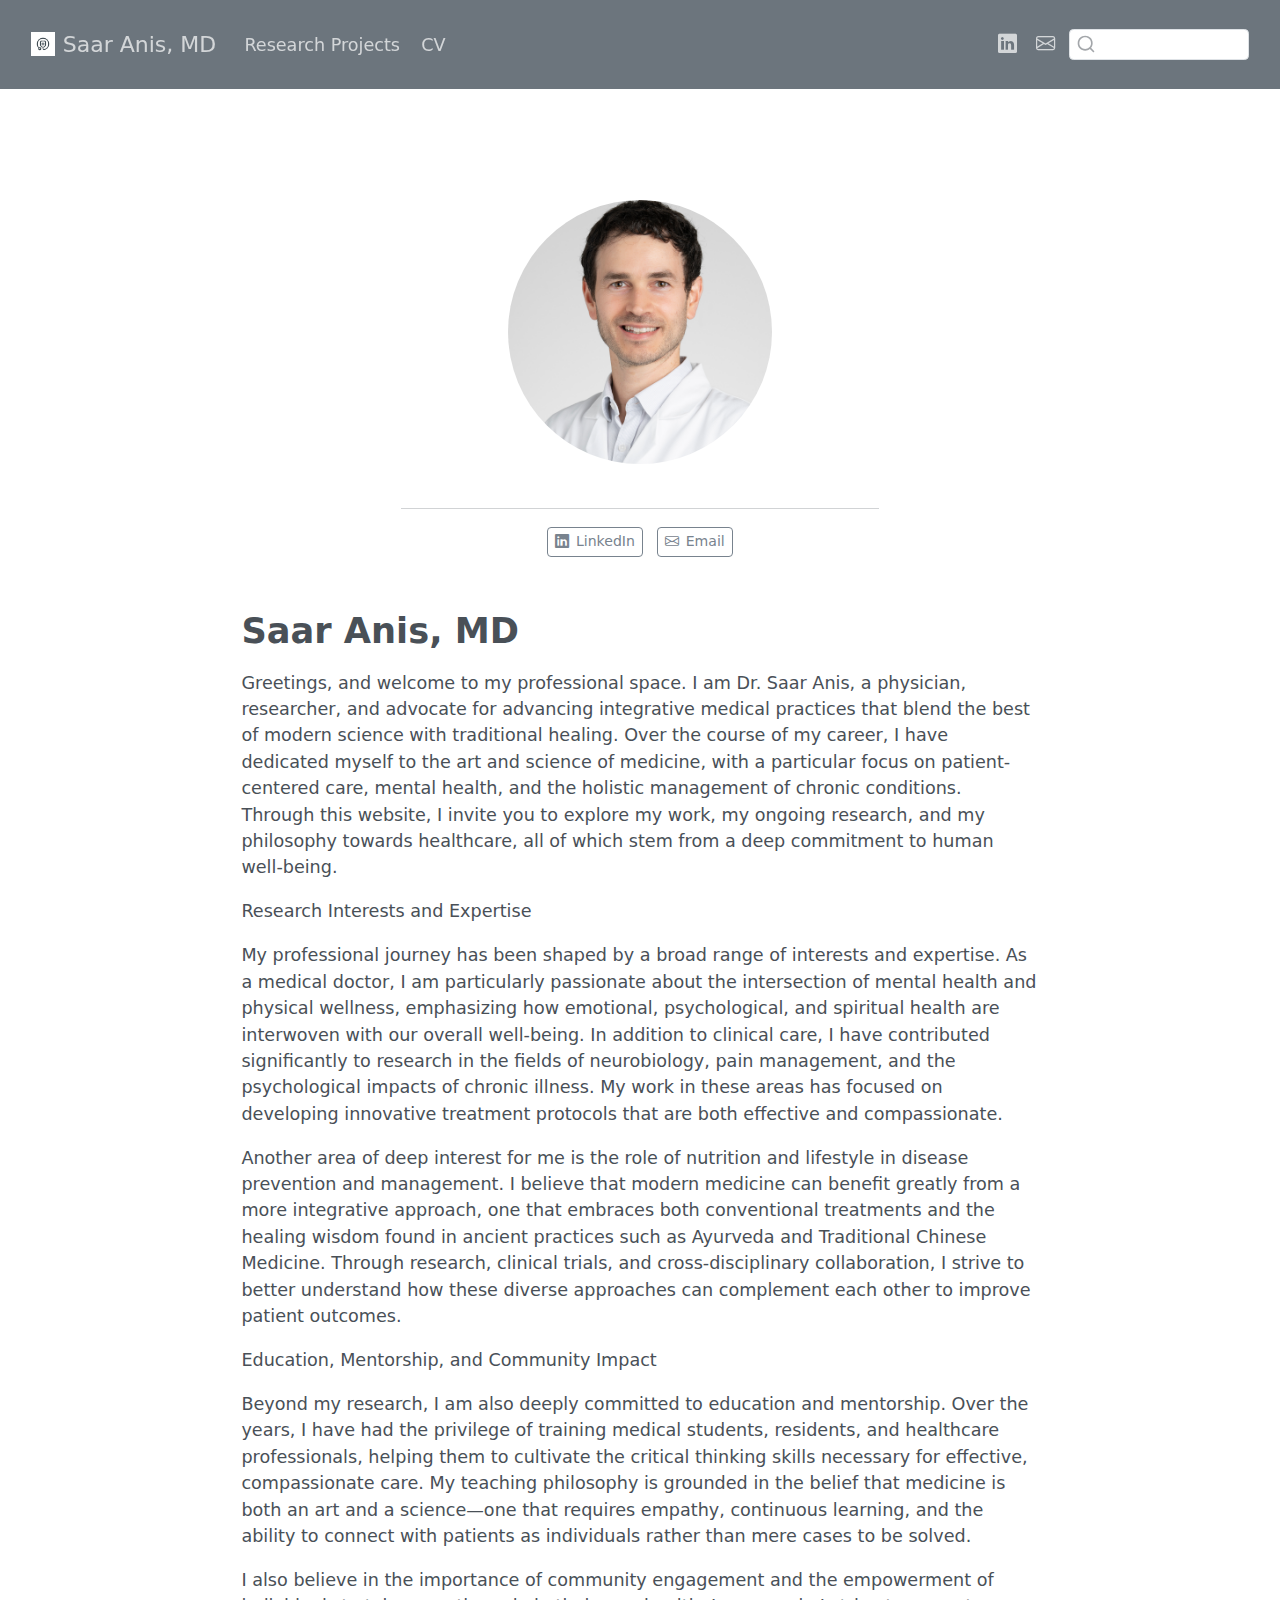
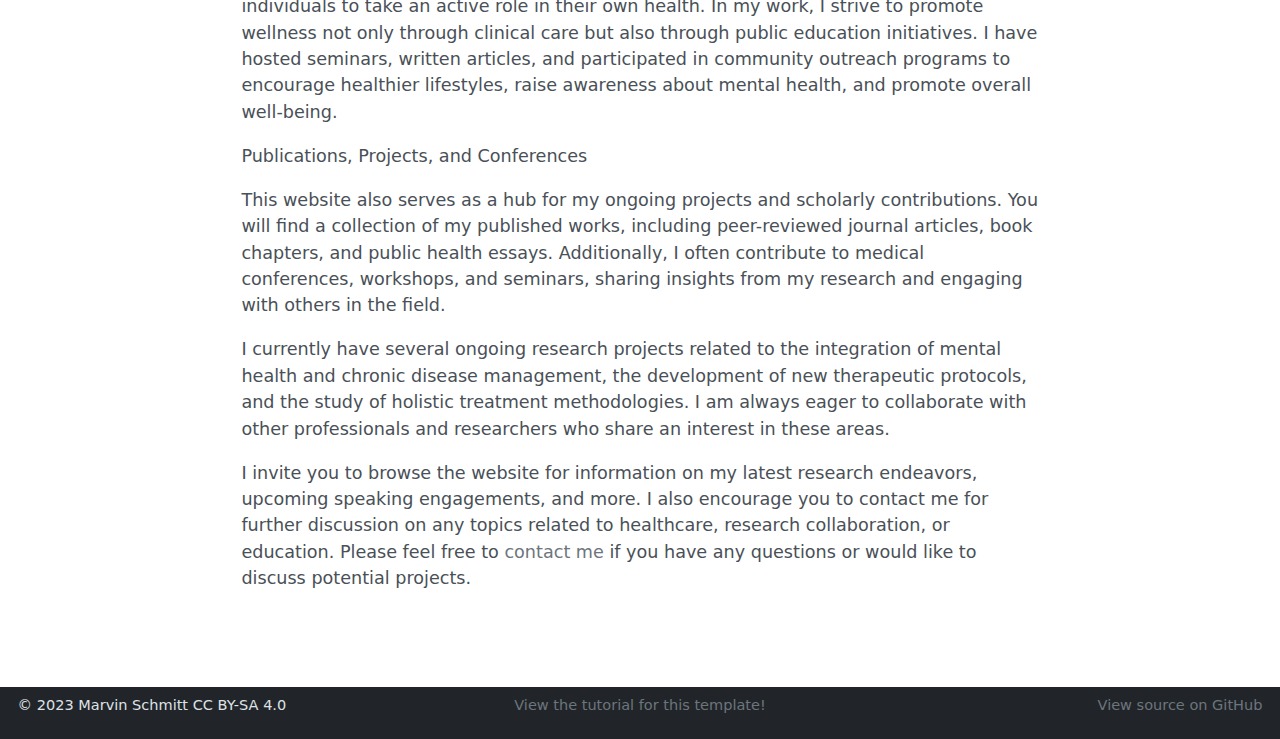
<file: docs/index.html>
<!DOCTYPE html>
<html xmlns="http://www.w3.org/1999/xhtml" lang="en" xml:lang="en"><head>

<meta charset="utf-8">
<meta name="generator" content="quarto-1.5.57">

<meta name="viewport" content="width=device-width, initial-scale=1.0, user-scalable=yes">


<title>Saar Anis, MD</title>
<style>
code{white-space: pre-wrap;}
span.smallcaps{font-variant: small-caps;}
div.columns{display: flex; gap: min(4vw, 1.5em);}
div.column{flex: auto; overflow-x: auto;}
div.hanging-indent{margin-left: 1.5em; text-indent: -1.5em;}
ul.task-list{list-style: none;}
ul.task-list li input[type="checkbox"] {
  width: 0.8em;
  margin: 0 0.8em 0.2em -1em; /* quarto-specific, see https://github.com/quarto-dev/quarto-cli/issues/4556 */ 
  vertical-align: middle;
}
</style>


<script src="site_libs/quarto-nav/quarto-nav.js"></script>
<script src="site_libs/clipboard/clipboard.min.js"></script>
<script src="site_libs/quarto-search/autocomplete.umd.js"></script>
<script src="site_libs/quarto-search/fuse.min.js"></script>
<script src="site_libs/quarto-search/quarto-search.js"></script>
<meta name="quarto:offset" content="./">
<link href="./img/Anis_Saar_1000908.png" rel="icon" type="image/png">
<script src="site_libs/quarto-html/quarto.js"></script>
<script src="site_libs/quarto-html/popper.min.js"></script>
<script src="site_libs/quarto-html/tippy.umd.min.js"></script>
<link href="site_libs/quarto-html/tippy.css" rel="stylesheet">
<link href="site_libs/quarto-html/quarto-syntax-highlighting.css" rel="stylesheet" id="quarto-text-highlighting-styles">
<script src="site_libs/bootstrap/bootstrap.min.js"></script>
<link href="site_libs/bootstrap/bootstrap-icons.css" rel="stylesheet">
<link href="site_libs/bootstrap/bootstrap.min.css" rel="stylesheet" id="quarto-bootstrap" data-mode="light">
<script id="quarto-search-options" type="application/json">{
  "location": "navbar",
  "copy-button": false,
  "collapse-after": 3,
  "panel-placement": "end",
  "type": "textbox",
  "limit": 50,
  "keyboard-shortcut": [
    "f",
    "/",
    "s"
  ],
  "language": {
    "search-no-results-text": "No results",
    "search-matching-documents-text": "matching documents",
    "search-copy-link-title": "Copy link to search",
    "search-hide-matches-text": "Hide additional matches",
    "search-more-match-text": "more match in this document",
    "search-more-matches-text": "more matches in this document",
    "search-clear-button-title": "Clear",
    "search-text-placeholder": "",
    "search-detached-cancel-button-title": "Cancel",
    "search-submit-button-title": "Submit",
    "search-label": "Search"
  }
}</script>


</head>

<body class="nav-fixed fullcontent">

<div id="quarto-search-results"></div>
  <header id="quarto-header" class="headroom fixed-top">
    <nav class="navbar navbar-expand-lg " data-bs-theme="dark">
      <div class="navbar-container container-fluid">
      <div class="navbar-brand-container mx-auto">
    <a href="./index.html" class="navbar-brand navbar-brand-logo">
    <img src="./img/logo.png" alt="" class="navbar-logo">
    </a>
    <a class="navbar-brand" href="./index.html">
    <span class="navbar-title">Saar Anis, MD</span>
    </a>
  </div>
            <div id="quarto-search" class="" title="Search"></div>
          <button class="navbar-toggler" type="button" data-bs-toggle="collapse" data-bs-target="#navbarCollapse" aria-controls="navbarCollapse" role="menu" aria-expanded="false" aria-label="Toggle navigation" onclick="if (window.quartoToggleHeadroom) { window.quartoToggleHeadroom(); }">
  <span class="navbar-toggler-icon"></span>
</button>
          <div class="collapse navbar-collapse" id="navbarCollapse">
            <ul class="navbar-nav navbar-nav-scroll me-auto">
  <li class="nav-item">
    <a class="nav-link" href="./projects/index.html"> 
<span class="menu-text">Research Projects</span></a>
  </li>  
  <li class="nav-item">
    <a class="nav-link" href="./cv/index.html"> 
<span class="menu-text">CV</span></a>
  </li>  
</ul>
            <ul class="navbar-nav navbar-nav-scroll ms-auto">
  <li class="nav-item compact">
    <a class="nav-link" href="https://www.linkedin.com/in/saar-anis-00906a290/"> <i class="bi bi-linkedin" role="img">
</i> 
<span class="menu-text"></span></a>
  </li>  
  <li class="nav-item compact">
    <a class="nav-link" href="mailto:sxa1518@case.edu"> <i class="bi bi-envelope" role="img" aria-label="email">
</i> 
<span class="menu-text"></span></a>
  </li>  
</ul>
          </div> <!-- /navcollapse -->
            <div class="quarto-navbar-tools">
</div>
      </div> <!-- /container-fluid -->
    </nav>
</header>
<!-- content -->
<div id="quarto-content" class="quarto-container page-columns page-rows-contents page-layout-article page-navbar">
<!-- sidebar -->
<!-- margin-sidebar -->
    
<!-- main -->
<main class="content" id="quarto-document-content">




<div class="quarto-about-jolla">
  <img src="img/Anis_Saar_1000908.jpg" class="about-image
  round " style="height: 15em; width: 15em;">
 <div id="about-block">
</div> 
  <hr class="about-sep">
   <div class="about-links">
  <a href="https://www.https://www.linkedin.com/in/saar-anis-00906a290/" class="about-link" rel="" target="">
    <i class="bi bi-linkedin"></i>
     <span class="about-link-text">LinkedIn</span>
  </a>
  <a href="mailto:sxa1518@case.edu" class="about-link" rel="" target="">
    <i class="bi bi-envelope"></i>
     <span class="about-link-text">Email</span>
  </a>
</div>
</div>

<section id="saar-anis-md" class="level1">
<h1>Saar Anis, MD</h1>
<p>Greetings, and welcome to my professional space. I am Dr.&nbsp;Saar Anis, a physician, researcher, and advocate for advancing integrative medical practices that blend the best of modern science with traditional healing. Over the course of my career, I have dedicated myself to the art and science of medicine, with a particular focus on patient-centered care, mental health, and the holistic management of chronic conditions. Through this website, I invite you to explore my work, my ongoing research, and my philosophy towards healthcare, all of which stem from a deep commitment to human well-being.</p>
<p>Research Interests and Expertise</p>
<p>My professional journey has been shaped by a broad range of interests and expertise. As a medical doctor, I am particularly passionate about the intersection of mental health and physical wellness, emphasizing how emotional, psychological, and spiritual health are interwoven with our overall well-being. In addition to clinical care, I have contributed significantly to research in the fields of neurobiology, pain management, and the psychological impacts of chronic illness. My work in these areas has focused on developing innovative treatment protocols that are both effective and compassionate.</p>
<p>Another area of deep interest for me is the role of nutrition and lifestyle in disease prevention and management. I believe that modern medicine can benefit greatly from a more integrative approach, one that embraces both conventional treatments and the healing wisdom found in ancient practices such as Ayurveda and Traditional Chinese Medicine. Through research, clinical trials, and cross-disciplinary collaboration, I strive to better understand how these diverse approaches can complement each other to improve patient outcomes.</p>
<p>Education, Mentorship, and Community Impact</p>
<p>Beyond my research, I am also deeply committed to education and mentorship. Over the years, I have had the privilege of training medical students, residents, and healthcare professionals, helping them to cultivate the critical thinking skills necessary for effective, compassionate care. My teaching philosophy is grounded in the belief that medicine is both an art and a science—one that requires empathy, continuous learning, and the ability to connect with patients as individuals rather than mere cases to be solved.</p>
<p>I also believe in the importance of community engagement and the empowerment of individuals to take an active role in their own health. In my work, I strive to promote wellness not only through clinical care but also through public education initiatives. I have hosted seminars, written articles, and participated in community outreach programs to encourage healthier lifestyles, raise awareness about mental health, and promote overall well-being.</p>
<p>Publications, Projects, and Conferences</p>
<p>This website also serves as a hub for my ongoing projects and scholarly contributions. You will find a collection of my published works, including peer-reviewed journal articles, book chapters, and public health essays. Additionally, I often contribute to medical conferences, workshops, and seminars, sharing insights from my research and engaging with others in the field.</p>
<p>I currently have several ongoing research projects related to the integration of mental health and chronic disease management, the development of new therapeutic protocols, and the study of holistic treatment methodologies. I am always eager to collaborate with other professionals and researchers who share an interest in these areas.</p>
<p>I invite you to browse the website for information on my latest research endeavors, upcoming speaking engagements, and more. I also encourage you to contact me for further discussion on any topics related to healthcare, research collaboration, or education. Please feel free to <a href="mailto:sxa1518@case.edu">contact me</a> if you have any questions or would like to discuss potential projects.</p>



</section>

</main> <!-- /main -->
<script id="quarto-html-after-body" type="application/javascript">
window.document.addEventListener("DOMContentLoaded", function (event) {
  const toggleBodyColorMode = (bsSheetEl) => {
    const mode = bsSheetEl.getAttribute("data-mode");
    const bodyEl = window.document.querySelector("body");
    if (mode === "dark") {
      bodyEl.classList.add("quarto-dark");
      bodyEl.classList.remove("quarto-light");
    } else {
      bodyEl.classList.add("quarto-light");
      bodyEl.classList.remove("quarto-dark");
    }
  }
  const toggleBodyColorPrimary = () => {
    const bsSheetEl = window.document.querySelector("link#quarto-bootstrap");
    if (bsSheetEl) {
      toggleBodyColorMode(bsSheetEl);
    }
  }
  toggleBodyColorPrimary();  
  const isCodeAnnotation = (el) => {
    for (const clz of el.classList) {
      if (clz.startsWith('code-annotation-')) {                     
        return true;
      }
    }
    return false;
  }
  const onCopySuccess = function(e) {
    // button target
    const button = e.trigger;
    // don't keep focus
    button.blur();
    // flash "checked"
    button.classList.add('code-copy-button-checked');
    var currentTitle = button.getAttribute("title");
    button.setAttribute("title", "Copied!");
    let tooltip;
    if (window.bootstrap) {
      button.setAttribute("data-bs-toggle", "tooltip");
      button.setAttribute("data-bs-placement", "left");
      button.setAttribute("data-bs-title", "Copied!");
      tooltip = new bootstrap.Tooltip(button, 
        { trigger: "manual", 
          customClass: "code-copy-button-tooltip",
          offset: [0, -8]});
      tooltip.show();    
    }
    setTimeout(function() {
      if (tooltip) {
        tooltip.hide();
        button.removeAttribute("data-bs-title");
        button.removeAttribute("data-bs-toggle");
        button.removeAttribute("data-bs-placement");
      }
      button.setAttribute("title", currentTitle);
      button.classList.remove('code-copy-button-checked');
    }, 1000);
    // clear code selection
    e.clearSelection();
  }
  const getTextToCopy = function(trigger) {
      const codeEl = trigger.previousElementSibling.cloneNode(true);
      for (const childEl of codeEl.children) {
        if (isCodeAnnotation(childEl)) {
          childEl.remove();
        }
      }
      return codeEl.innerText;
  }
  const clipboard = new window.ClipboardJS('.code-copy-button:not([data-in-quarto-modal])', {
    text: getTextToCopy
  });
  clipboard.on('success', onCopySuccess);
  if (window.document.getElementById('quarto-embedded-source-code-modal')) {
    // For code content inside modals, clipBoardJS needs to be initialized with a container option
    // TODO: Check when it could be a function (https://github.com/zenorocha/clipboard.js/issues/860)
    const clipboardModal = new window.ClipboardJS('.code-copy-button[data-in-quarto-modal]', {
      text: getTextToCopy,
      container: window.document.getElementById('quarto-embedded-source-code-modal')
    });
    clipboardModal.on('success', onCopySuccess);
  }
    var localhostRegex = new RegExp(/^(?:http|https):\/\/localhost\:?[0-9]*\//);
    var mailtoRegex = new RegExp(/^mailto:/);
      var filterRegex = new RegExp('/' + window.location.host + '/');
    var isInternal = (href) => {
        return filterRegex.test(href) || localhostRegex.test(href) || mailtoRegex.test(href);
    }
    // Inspect non-navigation links and adorn them if external
 	var links = window.document.querySelectorAll('a[href]:not(.nav-link):not(.navbar-brand):not(.toc-action):not(.sidebar-link):not(.sidebar-item-toggle):not(.pagination-link):not(.no-external):not([aria-hidden]):not(.dropdown-item):not(.quarto-navigation-tool):not(.about-link)');
    for (var i=0; i<links.length; i++) {
      const link = links[i];
      if (!isInternal(link.href)) {
        // undo the damage that might have been done by quarto-nav.js in the case of
        // links that we want to consider external
        if (link.dataset.originalHref !== undefined) {
          link.href = link.dataset.originalHref;
        }
      }
    }
  function tippyHover(el, contentFn, onTriggerFn, onUntriggerFn) {
    const config = {
      allowHTML: true,
      maxWidth: 500,
      delay: 100,
      arrow: false,
      appendTo: function(el) {
          return el.parentElement;
      },
      interactive: true,
      interactiveBorder: 10,
      theme: 'quarto',
      placement: 'bottom-start',
    };
    if (contentFn) {
      config.content = contentFn;
    }
    if (onTriggerFn) {
      config.onTrigger = onTriggerFn;
    }
    if (onUntriggerFn) {
      config.onUntrigger = onUntriggerFn;
    }
    window.tippy(el, config); 
  }
  const noterefs = window.document.querySelectorAll('a[role="doc-noteref"]');
  for (var i=0; i<noterefs.length; i++) {
    const ref = noterefs[i];
    tippyHover(ref, function() {
      // use id or data attribute instead here
      let href = ref.getAttribute('data-footnote-href') || ref.getAttribute('href');
      try { href = new URL(href).hash; } catch {}
      const id = href.replace(/^#\/?/, "");
      const note = window.document.getElementById(id);
      if (note) {
        return note.innerHTML;
      } else {
        return "";
      }
    });
  }
  const xrefs = window.document.querySelectorAll('a.quarto-xref');
  const processXRef = (id, note) => {
    // Strip column container classes
    const stripColumnClz = (el) => {
      el.classList.remove("page-full", "page-columns");
      if (el.children) {
        for (const child of el.children) {
          stripColumnClz(child);
        }
      }
    }
    stripColumnClz(note)
    if (id === null || id.startsWith('sec-')) {
      // Special case sections, only their first couple elements
      const container = document.createElement("div");
      if (note.children && note.children.length > 2) {
        container.appendChild(note.children[0].cloneNode(true));
        for (let i = 1; i < note.children.length; i++) {
          const child = note.children[i];
          if (child.tagName === "P" && child.innerText === "") {
            continue;
          } else {
            container.appendChild(child.cloneNode(true));
            break;
          }
        }
        if (window.Quarto?.typesetMath) {
          window.Quarto.typesetMath(container);
        }
        return container.innerHTML
      } else {
        if (window.Quarto?.typesetMath) {
          window.Quarto.typesetMath(note);
        }
        return note.innerHTML;
      }
    } else {
      // Remove any anchor links if they are present
      const anchorLink = note.querySelector('a.anchorjs-link');
      if (anchorLink) {
        anchorLink.remove();
      }
      if (window.Quarto?.typesetMath) {
        window.Quarto.typesetMath(note);
      }
      // TODO in 1.5, we should make sure this works without a callout special case
      if (note.classList.contains("callout")) {
        return note.outerHTML;
      } else {
        return note.innerHTML;
      }
    }
  }
  for (var i=0; i<xrefs.length; i++) {
    const xref = xrefs[i];
    tippyHover(xref, undefined, function(instance) {
      instance.disable();
      let url = xref.getAttribute('href');
      let hash = undefined; 
      if (url.startsWith('#')) {
        hash = url;
      } else {
        try { hash = new URL(url).hash; } catch {}
      }
      if (hash) {
        const id = hash.replace(/^#\/?/, "");
        const note = window.document.getElementById(id);
        if (note !== null) {
          try {
            const html = processXRef(id, note.cloneNode(true));
            instance.setContent(html);
          } finally {
            instance.enable();
            instance.show();
          }
        } else {
          // See if we can fetch this
          fetch(url.split('#')[0])
          .then(res => res.text())
          .then(html => {
            const parser = new DOMParser();
            const htmlDoc = parser.parseFromString(html, "text/html");
            const note = htmlDoc.getElementById(id);
            if (note !== null) {
              const html = processXRef(id, note);
              instance.setContent(html);
            } 
          }).finally(() => {
            instance.enable();
            instance.show();
          });
        }
      } else {
        // See if we can fetch a full url (with no hash to target)
        // This is a special case and we should probably do some content thinning / targeting
        fetch(url)
        .then(res => res.text())
        .then(html => {
          const parser = new DOMParser();
          const htmlDoc = parser.parseFromString(html, "text/html");
          const note = htmlDoc.querySelector('main.content');
          if (note !== null) {
            // This should only happen for chapter cross references
            // (since there is no id in the URL)
            // remove the first header
            if (note.children.length > 0 && note.children[0].tagName === "HEADER") {
              note.children[0].remove();
            }
            const html = processXRef(null, note);
            instance.setContent(html);
          } 
        }).finally(() => {
          instance.enable();
          instance.show();
        });
      }
    }, function(instance) {
    });
  }
      let selectedAnnoteEl;
      const selectorForAnnotation = ( cell, annotation) => {
        let cellAttr = 'data-code-cell="' + cell + '"';
        let lineAttr = 'data-code-annotation="' +  annotation + '"';
        const selector = 'span[' + cellAttr + '][' + lineAttr + ']';
        return selector;
      }
      const selectCodeLines = (annoteEl) => {
        const doc = window.document;
        const targetCell = annoteEl.getAttribute("data-target-cell");
        const targetAnnotation = annoteEl.getAttribute("data-target-annotation");
        const annoteSpan = window.document.querySelector(selectorForAnnotation(targetCell, targetAnnotation));
        const lines = annoteSpan.getAttribute("data-code-lines").split(",");
        const lineIds = lines.map((line) => {
          return targetCell + "-" + line;
        })
        let top = null;
        let height = null;
        let parent = null;
        if (lineIds.length > 0) {
            //compute the position of the single el (top and bottom and make a div)
            const el = window.document.getElementById(lineIds[0]);
            top = el.offsetTop;
            height = el.offsetHeight;
            parent = el.parentElement.parentElement;
          if (lineIds.length > 1) {
            const lastEl = window.document.getElementById(lineIds[lineIds.length - 1]);
            const bottom = lastEl.offsetTop + lastEl.offsetHeight;
            height = bottom - top;
          }
          if (top !== null && height !== null && parent !== null) {
            // cook up a div (if necessary) and position it 
            let div = window.document.getElementById("code-annotation-line-highlight");
            if (div === null) {
              div = window.document.createElement("div");
              div.setAttribute("id", "code-annotation-line-highlight");
              div.style.position = 'absolute';
              parent.appendChild(div);
            }
            div.style.top = top - 2 + "px";
            div.style.height = height + 4 + "px";
            div.style.left = 0;
            let gutterDiv = window.document.getElementById("code-annotation-line-highlight-gutter");
            if (gutterDiv === null) {
              gutterDiv = window.document.createElement("div");
              gutterDiv.setAttribute("id", "code-annotation-line-highlight-gutter");
              gutterDiv.style.position = 'absolute';
              const codeCell = window.document.getElementById(targetCell);
              const gutter = codeCell.querySelector('.code-annotation-gutter');
              gutter.appendChild(gutterDiv);
            }
            gutterDiv.style.top = top - 2 + "px";
            gutterDiv.style.height = height + 4 + "px";
          }
          selectedAnnoteEl = annoteEl;
        }
      };
      const unselectCodeLines = () => {
        const elementsIds = ["code-annotation-line-highlight", "code-annotation-line-highlight-gutter"];
        elementsIds.forEach((elId) => {
          const div = window.document.getElementById(elId);
          if (div) {
            div.remove();
          }
        });
        selectedAnnoteEl = undefined;
      };
        // Handle positioning of the toggle
    window.addEventListener(
      "resize",
      throttle(() => {
        elRect = undefined;
        if (selectedAnnoteEl) {
          selectCodeLines(selectedAnnoteEl);
        }
      }, 10)
    );
    function throttle(fn, ms) {
    let throttle = false;
    let timer;
      return (...args) => {
        if(!throttle) { // first call gets through
            fn.apply(this, args);
            throttle = true;
        } else { // all the others get throttled
            if(timer) clearTimeout(timer); // cancel #2
            timer = setTimeout(() => {
              fn.apply(this, args);
              timer = throttle = false;
            }, ms);
        }
      };
    }
      // Attach click handler to the DT
      const annoteDls = window.document.querySelectorAll('dt[data-target-cell]');
      for (const annoteDlNode of annoteDls) {
        annoteDlNode.addEventListener('click', (event) => {
          const clickedEl = event.target;
          if (clickedEl !== selectedAnnoteEl) {
            unselectCodeLines();
            const activeEl = window.document.querySelector('dt[data-target-cell].code-annotation-active');
            if (activeEl) {
              activeEl.classList.remove('code-annotation-active');
            }
            selectCodeLines(clickedEl);
            clickedEl.classList.add('code-annotation-active');
          } else {
            // Unselect the line
            unselectCodeLines();
            clickedEl.classList.remove('code-annotation-active');
          }
        });
      }
  const findCites = (el) => {
    const parentEl = el.parentElement;
    if (parentEl) {
      const cites = parentEl.dataset.cites;
      if (cites) {
        return {
          el,
          cites: cites.split(' ')
        };
      } else {
        return findCites(el.parentElement)
      }
    } else {
      return undefined;
    }
  };
  var bibliorefs = window.document.querySelectorAll('a[role="doc-biblioref"]');
  for (var i=0; i<bibliorefs.length; i++) {
    const ref = bibliorefs[i];
    const citeInfo = findCites(ref);
    if (citeInfo) {
      tippyHover(citeInfo.el, function() {
        var popup = window.document.createElement('div');
        citeInfo.cites.forEach(function(cite) {
          var citeDiv = window.document.createElement('div');
          citeDiv.classList.add('hanging-indent');
          citeDiv.classList.add('csl-entry');
          var biblioDiv = window.document.getElementById('ref-' + cite);
          if (biblioDiv) {
            citeDiv.innerHTML = biblioDiv.innerHTML;
          }
          popup.appendChild(citeDiv);
        });
        return popup.innerHTML;
      });
    }
  }
});
</script>
</div> <!-- /content -->
<footer class="footer">
  <div class="nav-footer">
    <div class="nav-footer-left">
<p><span class="faux-block">© 2023 Marvin Schmitt CC BY-SA 4.0</span></p>
</div>   
    <div class="nav-footer-center">
<p><span class="faux-block"><a href="https://www.marvinschmitt.com/blog/website-tutorial-quarto/">View the tutorial for this template!</a></span></p>
</div>
    <div class="nav-footer-right">
<p><span class="faux-block"><a href="https://github.com/marvinschmitt/quarto-website-template/">View source on GitHub</a></span></p>
</div>
  </div>
</footer>




</body></html>
</file>
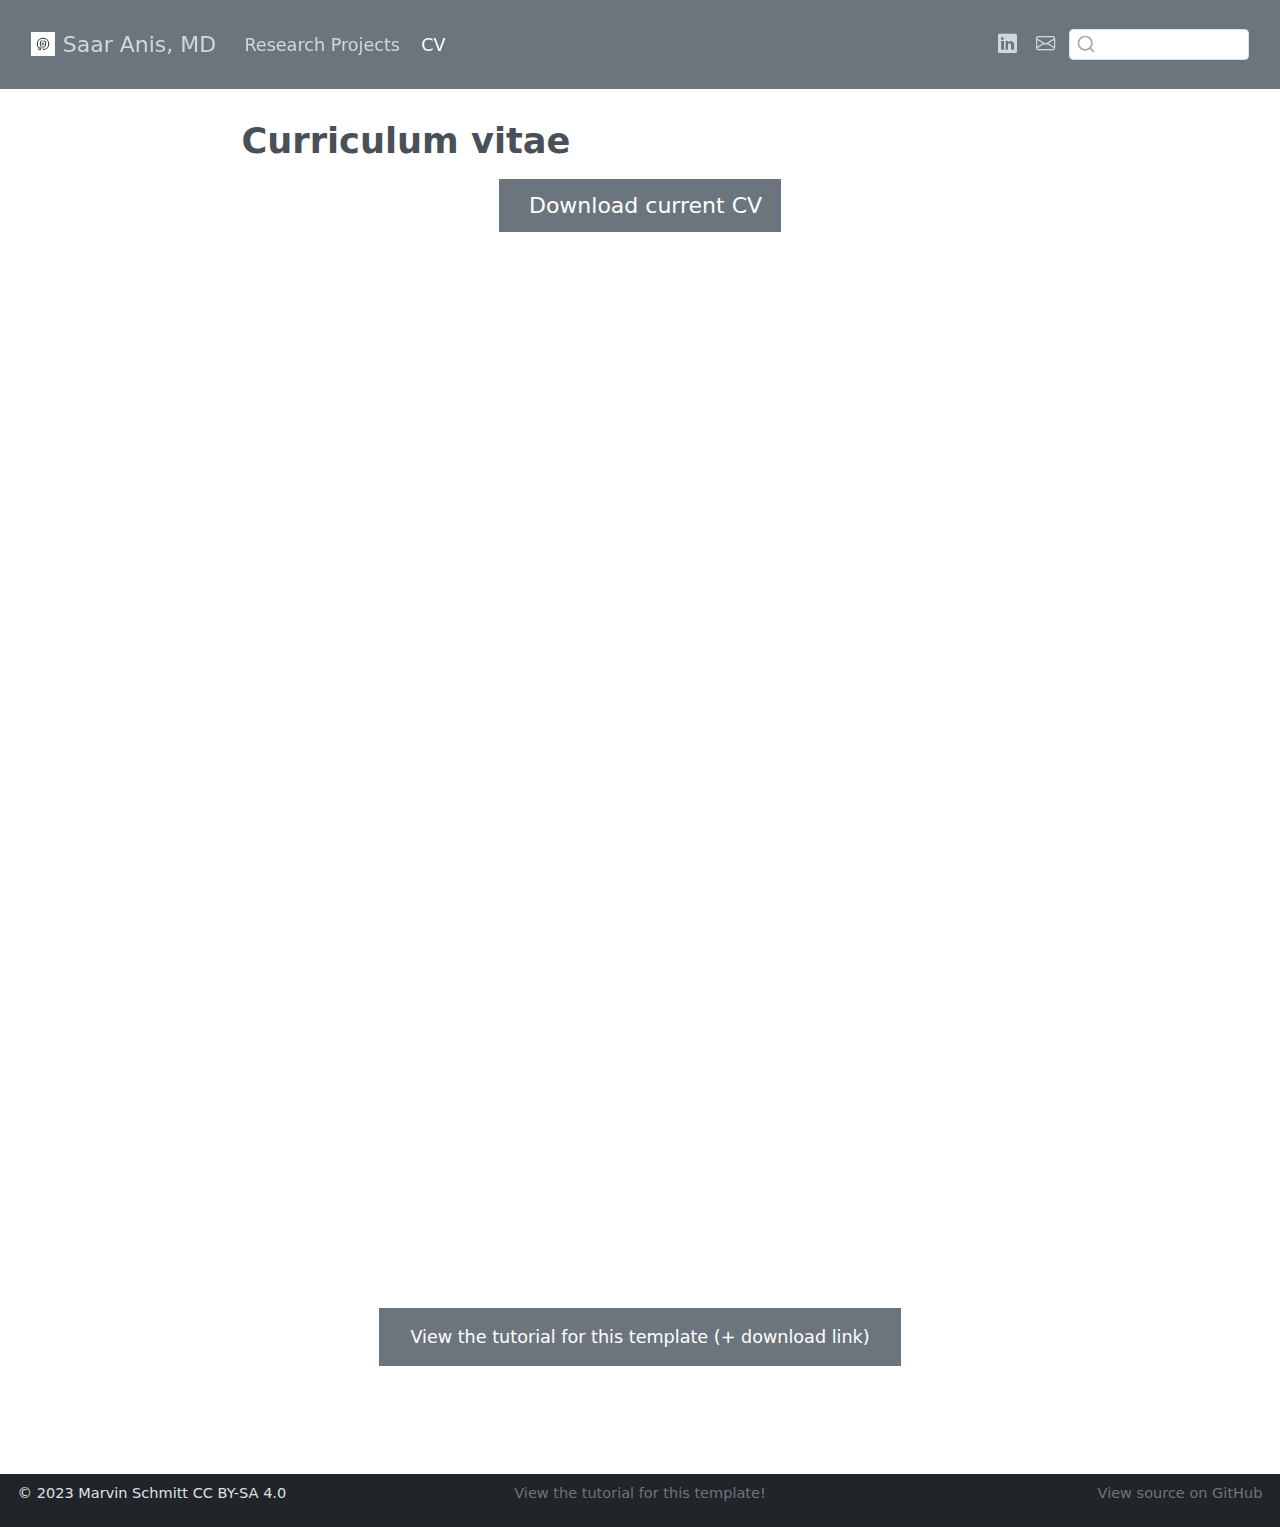
<file: docs/cv/index.html>
<!DOCTYPE html>
<html xmlns="http://www.w3.org/1999/xhtml" lang="en" xml:lang="en"><head>

<meta charset="utf-8">
<meta name="generator" content="quarto-1.5.57">

<meta name="viewport" content="width=device-width, initial-scale=1.0, user-scalable=yes">


<title>Curriculum vitae – Saar Anis, MD</title>
<style>
code{white-space: pre-wrap;}
span.smallcaps{font-variant: small-caps;}
div.columns{display: flex; gap: min(4vw, 1.5em);}
div.column{flex: auto; overflow-x: auto;}
div.hanging-indent{margin-left: 1.5em; text-indent: -1.5em;}
ul.task-list{list-style: none;}
ul.task-list li input[type="checkbox"] {
  width: 0.8em;
  margin: 0 0.8em 0.2em -1em; /* quarto-specific, see https://github.com/quarto-dev/quarto-cli/issues/4556 */ 
  vertical-align: middle;
}
</style>


<script src="../site_libs/quarto-nav/quarto-nav.js"></script>
<script src="../site_libs/clipboard/clipboard.min.js"></script>
<script src="../site_libs/quarto-search/autocomplete.umd.js"></script>
<script src="../site_libs/quarto-search/fuse.min.js"></script>
<script src="../site_libs/quarto-search/quarto-search.js"></script>
<meta name="quarto:offset" content="../">
<link href="../img/Anis_Saar_1000908.png" rel="icon" type="image/png">
<script src="../site_libs/quarto-html/quarto.js"></script>
<script src="../site_libs/quarto-html/popper.min.js"></script>
<script src="../site_libs/quarto-html/tippy.umd.min.js"></script>
<script src="../site_libs/quarto-html/anchor.min.js"></script>
<link href="../site_libs/quarto-html/tippy.css" rel="stylesheet">
<link href="../site_libs/quarto-html/quarto-syntax-highlighting.css" rel="stylesheet" id="quarto-text-highlighting-styles">
<script src="../site_libs/bootstrap/bootstrap.min.js"></script>
<link href="../site_libs/bootstrap/bootstrap-icons.css" rel="stylesheet">
<link href="../site_libs/bootstrap/bootstrap.min.css" rel="stylesheet" id="quarto-bootstrap" data-mode="light">
<script id="quarto-search-options" type="application/json">{
  "location": "navbar",
  "copy-button": false,
  "collapse-after": 3,
  "panel-placement": "end",
  "type": "textbox",
  "limit": 50,
  "keyboard-shortcut": [
    "f",
    "/",
    "s"
  ],
  "language": {
    "search-no-results-text": "No results",
    "search-matching-documents-text": "matching documents",
    "search-copy-link-title": "Copy link to search",
    "search-hide-matches-text": "Hide additional matches",
    "search-more-match-text": "more match in this document",
    "search-more-matches-text": "more matches in this document",
    "search-clear-button-title": "Clear",
    "search-text-placeholder": "",
    "search-detached-cancel-button-title": "Cancel",
    "search-submit-button-title": "Submit",
    "search-label": "Search"
  }
}</script>


</head>

<body class="nav-fixed fullcontent">

<div id="quarto-search-results"></div>
  <header id="quarto-header" class="headroom fixed-top">
    <nav class="navbar navbar-expand-lg " data-bs-theme="dark">
      <div class="navbar-container container-fluid">
      <div class="navbar-brand-container mx-auto">
    <a href="../index.html" class="navbar-brand navbar-brand-logo">
    <img src="../img/logo.png" alt="" class="navbar-logo">
    </a>
    <a class="navbar-brand" href="../index.html">
    <span class="navbar-title">Saar Anis, MD</span>
    </a>
  </div>
            <div id="quarto-search" class="" title="Search"></div>
          <button class="navbar-toggler" type="button" data-bs-toggle="collapse" data-bs-target="#navbarCollapse" aria-controls="navbarCollapse" role="menu" aria-expanded="false" aria-label="Toggle navigation" onclick="if (window.quartoToggleHeadroom) { window.quartoToggleHeadroom(); }">
  <span class="navbar-toggler-icon"></span>
</button>
          <div class="collapse navbar-collapse" id="navbarCollapse">
            <ul class="navbar-nav navbar-nav-scroll me-auto">
  <li class="nav-item">
    <a class="nav-link" href="../projects/index.html"> 
<span class="menu-text">Research Projects</span></a>
  </li>  
  <li class="nav-item">
    <a class="nav-link active" href="../cv/index.html" aria-current="page"> 
<span class="menu-text">CV</span></a>
  </li>  
</ul>
            <ul class="navbar-nav navbar-nav-scroll ms-auto">
  <li class="nav-item compact">
    <a class="nav-link" href="https://www.linkedin.com/in/saar-anis-00906a290/"> <i class="bi bi-linkedin" role="img">
</i> 
<span class="menu-text"></span></a>
  </li>  
  <li class="nav-item compact">
    <a class="nav-link" href="mailto:sxa1518@case.edu"> <i class="bi bi-envelope" role="img" aria-label="email">
</i> 
<span class="menu-text"></span></a>
  </li>  
</ul>
          </div> <!-- /navcollapse -->
            <div class="quarto-navbar-tools">
</div>
      </div> <!-- /container-fluid -->
    </nav>
</header>
<!-- content -->
<div id="quarto-content" class="quarto-container page-columns page-rows-contents page-layout-article page-navbar">
<!-- sidebar -->
<!-- margin-sidebar -->
    
<!-- main -->
<main class="content" id="quarto-document-content">

<header id="title-block-header" class="quarto-title-block default">
<div class="quarto-title">
<h1 class="title">Curriculum vitae</h1>
</div>



<div class="quarto-title-meta">

    
  
    
  </div>
  


</header>


<div class="cell">
<style type="text/css">
.embed-container {
    position: relative;
    padding-bottom: 129%;
    height: 0;
    overflow: hidden;
    max-width: 100%;
}
.embed-container iframe,
.embed-container object,
.embed-container embed {
    position: absolute;
    top: 0;
    left: 0;
    width: 100%;
    height: 100%;
}
</style>
</div>
<p class="text-center">
  <a class="btn btn-primary btn-lg cv-download" href="cv.pdf" target="_blank">
    <i class="fa-solid fa-file-arrow-down"></i> Download current CV
  </a>
</p>
<div class="embed-container">
  <iframe src="cv.pdf#toolbar=0" style="border: 0.5px;width: 100%;"></iframe>
</div>
<div style="margin: 30px; text-align: center;">
<a class="btn btn-primary" href="https://www.marvinschmitt.com/blog/website-tutorial-quarto/" role="button" target="_blank" style="padding: 15px 30px;">View the tutorial for this template (+ download link)</a>
</div>



</main> <!-- /main -->
<script id="quarto-html-after-body" type="application/javascript">
window.document.addEventListener("DOMContentLoaded", function (event) {
  const toggleBodyColorMode = (bsSheetEl) => {
    const mode = bsSheetEl.getAttribute("data-mode");
    const bodyEl = window.document.querySelector("body");
    if (mode === "dark") {
      bodyEl.classList.add("quarto-dark");
      bodyEl.classList.remove("quarto-light");
    } else {
      bodyEl.classList.add("quarto-light");
      bodyEl.classList.remove("quarto-dark");
    }
  }
  const toggleBodyColorPrimary = () => {
    const bsSheetEl = window.document.querySelector("link#quarto-bootstrap");
    if (bsSheetEl) {
      toggleBodyColorMode(bsSheetEl);
    }
  }
  toggleBodyColorPrimary();  
  const icon = "";
  const anchorJS = new window.AnchorJS();
  anchorJS.options = {
    placement: 'right',
    icon: icon
  };
  anchorJS.add('.anchored');
  const isCodeAnnotation = (el) => {
    for (const clz of el.classList) {
      if (clz.startsWith('code-annotation-')) {                     
        return true;
      }
    }
    return false;
  }
  const onCopySuccess = function(e) {
    // button target
    const button = e.trigger;
    // don't keep focus
    button.blur();
    // flash "checked"
    button.classList.add('code-copy-button-checked');
    var currentTitle = button.getAttribute("title");
    button.setAttribute("title", "Copied!");
    let tooltip;
    if (window.bootstrap) {
      button.setAttribute("data-bs-toggle", "tooltip");
      button.setAttribute("data-bs-placement", "left");
      button.setAttribute("data-bs-title", "Copied!");
      tooltip = new bootstrap.Tooltip(button, 
        { trigger: "manual", 
          customClass: "code-copy-button-tooltip",
          offset: [0, -8]});
      tooltip.show();    
    }
    setTimeout(function() {
      if (tooltip) {
        tooltip.hide();
        button.removeAttribute("data-bs-title");
        button.removeAttribute("data-bs-toggle");
        button.removeAttribute("data-bs-placement");
      }
      button.setAttribute("title", currentTitle);
      button.classList.remove('code-copy-button-checked');
    }, 1000);
    // clear code selection
    e.clearSelection();
  }
  const getTextToCopy = function(trigger) {
      const codeEl = trigger.previousElementSibling.cloneNode(true);
      for (const childEl of codeEl.children) {
        if (isCodeAnnotation(childEl)) {
          childEl.remove();
        }
      }
      return codeEl.innerText;
  }
  const clipboard = new window.ClipboardJS('.code-copy-button:not([data-in-quarto-modal])', {
    text: getTextToCopy
  });
  clipboard.on('success', onCopySuccess);
  if (window.document.getElementById('quarto-embedded-source-code-modal')) {
    // For code content inside modals, clipBoardJS needs to be initialized with a container option
    // TODO: Check when it could be a function (https://github.com/zenorocha/clipboard.js/issues/860)
    const clipboardModal = new window.ClipboardJS('.code-copy-button[data-in-quarto-modal]', {
      text: getTextToCopy,
      container: window.document.getElementById('quarto-embedded-source-code-modal')
    });
    clipboardModal.on('success', onCopySuccess);
  }
    var localhostRegex = new RegExp(/^(?:http|https):\/\/localhost\:?[0-9]*\//);
    var mailtoRegex = new RegExp(/^mailto:/);
      var filterRegex = new RegExp('/' + window.location.host + '/');
    var isInternal = (href) => {
        return filterRegex.test(href) || localhostRegex.test(href) || mailtoRegex.test(href);
    }
    // Inspect non-navigation links and adorn them if external
 	var links = window.document.querySelectorAll('a[href]:not(.nav-link):not(.navbar-brand):not(.toc-action):not(.sidebar-link):not(.sidebar-item-toggle):not(.pagination-link):not(.no-external):not([aria-hidden]):not(.dropdown-item):not(.quarto-navigation-tool):not(.about-link)');
    for (var i=0; i<links.length; i++) {
      const link = links[i];
      if (!isInternal(link.href)) {
        // undo the damage that might have been done by quarto-nav.js in the case of
        // links that we want to consider external
        if (link.dataset.originalHref !== undefined) {
          link.href = link.dataset.originalHref;
        }
      }
    }
  function tippyHover(el, contentFn, onTriggerFn, onUntriggerFn) {
    const config = {
      allowHTML: true,
      maxWidth: 500,
      delay: 100,
      arrow: false,
      appendTo: function(el) {
          return el.parentElement;
      },
      interactive: true,
      interactiveBorder: 10,
      theme: 'quarto',
      placement: 'bottom-start',
    };
    if (contentFn) {
      config.content = contentFn;
    }
    if (onTriggerFn) {
      config.onTrigger = onTriggerFn;
    }
    if (onUntriggerFn) {
      config.onUntrigger = onUntriggerFn;
    }
    window.tippy(el, config); 
  }
  const noterefs = window.document.querySelectorAll('a[role="doc-noteref"]');
  for (var i=0; i<noterefs.length; i++) {
    const ref = noterefs[i];
    tippyHover(ref, function() {
      // use id or data attribute instead here
      let href = ref.getAttribute('data-footnote-href') || ref.getAttribute('href');
      try { href = new URL(href).hash; } catch {}
      const id = href.replace(/^#\/?/, "");
      const note = window.document.getElementById(id);
      if (note) {
        return note.innerHTML;
      } else {
        return "";
      }
    });
  }
  const xrefs = window.document.querySelectorAll('a.quarto-xref');
  const processXRef = (id, note) => {
    // Strip column container classes
    const stripColumnClz = (el) => {
      el.classList.remove("page-full", "page-columns");
      if (el.children) {
        for (const child of el.children) {
          stripColumnClz(child);
        }
      }
    }
    stripColumnClz(note)
    if (id === null || id.startsWith('sec-')) {
      // Special case sections, only their first couple elements
      const container = document.createElement("div");
      if (note.children && note.children.length > 2) {
        container.appendChild(note.children[0].cloneNode(true));
        for (let i = 1; i < note.children.length; i++) {
          const child = note.children[i];
          if (child.tagName === "P" && child.innerText === "") {
            continue;
          } else {
            container.appendChild(child.cloneNode(true));
            break;
          }
        }
        if (window.Quarto?.typesetMath) {
          window.Quarto.typesetMath(container);
        }
        return container.innerHTML
      } else {
        if (window.Quarto?.typesetMath) {
          window.Quarto.typesetMath(note);
        }
        return note.innerHTML;
      }
    } else {
      // Remove any anchor links if they are present
      const anchorLink = note.querySelector('a.anchorjs-link');
      if (anchorLink) {
        anchorLink.remove();
      }
      if (window.Quarto?.typesetMath) {
        window.Quarto.typesetMath(note);
      }
      // TODO in 1.5, we should make sure this works without a callout special case
      if (note.classList.contains("callout")) {
        return note.outerHTML;
      } else {
        return note.innerHTML;
      }
    }
  }
  for (var i=0; i<xrefs.length; i++) {
    const xref = xrefs[i];
    tippyHover(xref, undefined, function(instance) {
      instance.disable();
      let url = xref.getAttribute('href');
      let hash = undefined; 
      if (url.startsWith('#')) {
        hash = url;
      } else {
        try { hash = new URL(url).hash; } catch {}
      }
      if (hash) {
        const id = hash.replace(/^#\/?/, "");
        const note = window.document.getElementById(id);
        if (note !== null) {
          try {
            const html = processXRef(id, note.cloneNode(true));
            instance.setContent(html);
          } finally {
            instance.enable();
            instance.show();
          }
        } else {
          // See if we can fetch this
          fetch(url.split('#')[0])
          .then(res => res.text())
          .then(html => {
            const parser = new DOMParser();
            const htmlDoc = parser.parseFromString(html, "text/html");
            const note = htmlDoc.getElementById(id);
            if (note !== null) {
              const html = processXRef(id, note);
              instance.setContent(html);
            } 
          }).finally(() => {
            instance.enable();
            instance.show();
          });
        }
      } else {
        // See if we can fetch a full url (with no hash to target)
        // This is a special case and we should probably do some content thinning / targeting
        fetch(url)
        .then(res => res.text())
        .then(html => {
          const parser = new DOMParser();
          const htmlDoc = parser.parseFromString(html, "text/html");
          const note = htmlDoc.querySelector('main.content');
          if (note !== null) {
            // This should only happen for chapter cross references
            // (since there is no id in the URL)
            // remove the first header
            if (note.children.length > 0 && note.children[0].tagName === "HEADER") {
              note.children[0].remove();
            }
            const html = processXRef(null, note);
            instance.setContent(html);
          } 
        }).finally(() => {
          instance.enable();
          instance.show();
        });
      }
    }, function(instance) {
    });
  }
      let selectedAnnoteEl;
      const selectorForAnnotation = ( cell, annotation) => {
        let cellAttr = 'data-code-cell="' + cell + '"';
        let lineAttr = 'data-code-annotation="' +  annotation + '"';
        const selector = 'span[' + cellAttr + '][' + lineAttr + ']';
        return selector;
      }
      const selectCodeLines = (annoteEl) => {
        const doc = window.document;
        const targetCell = annoteEl.getAttribute("data-target-cell");
        const targetAnnotation = annoteEl.getAttribute("data-target-annotation");
        const annoteSpan = window.document.querySelector(selectorForAnnotation(targetCell, targetAnnotation));
        const lines = annoteSpan.getAttribute("data-code-lines").split(",");
        const lineIds = lines.map((line) => {
          return targetCell + "-" + line;
        })
        let top = null;
        let height = null;
        let parent = null;
        if (lineIds.length > 0) {
            //compute the position of the single el (top and bottom and make a div)
            const el = window.document.getElementById(lineIds[0]);
            top = el.offsetTop;
            height = el.offsetHeight;
            parent = el.parentElement.parentElement;
          if (lineIds.length > 1) {
            const lastEl = window.document.getElementById(lineIds[lineIds.length - 1]);
            const bottom = lastEl.offsetTop + lastEl.offsetHeight;
            height = bottom - top;
          }
          if (top !== null && height !== null && parent !== null) {
            // cook up a div (if necessary) and position it 
            let div = window.document.getElementById("code-annotation-line-highlight");
            if (div === null) {
              div = window.document.createElement("div");
              div.setAttribute("id", "code-annotation-line-highlight");
              div.style.position = 'absolute';
              parent.appendChild(div);
            }
            div.style.top = top - 2 + "px";
            div.style.height = height + 4 + "px";
            div.style.left = 0;
            let gutterDiv = window.document.getElementById("code-annotation-line-highlight-gutter");
            if (gutterDiv === null) {
              gutterDiv = window.document.createElement("div");
              gutterDiv.setAttribute("id", "code-annotation-line-highlight-gutter");
              gutterDiv.style.position = 'absolute';
              const codeCell = window.document.getElementById(targetCell);
              const gutter = codeCell.querySelector('.code-annotation-gutter');
              gutter.appendChild(gutterDiv);
            }
            gutterDiv.style.top = top - 2 + "px";
            gutterDiv.style.height = height + 4 + "px";
          }
          selectedAnnoteEl = annoteEl;
        }
      };
      const unselectCodeLines = () => {
        const elementsIds = ["code-annotation-line-highlight", "code-annotation-line-highlight-gutter"];
        elementsIds.forEach((elId) => {
          const div = window.document.getElementById(elId);
          if (div) {
            div.remove();
          }
        });
        selectedAnnoteEl = undefined;
      };
        // Handle positioning of the toggle
    window.addEventListener(
      "resize",
      throttle(() => {
        elRect = undefined;
        if (selectedAnnoteEl) {
          selectCodeLines(selectedAnnoteEl);
        }
      }, 10)
    );
    function throttle(fn, ms) {
    let throttle = false;
    let timer;
      return (...args) => {
        if(!throttle) { // first call gets through
            fn.apply(this, args);
            throttle = true;
        } else { // all the others get throttled
            if(timer) clearTimeout(timer); // cancel #2
            timer = setTimeout(() => {
              fn.apply(this, args);
              timer = throttle = false;
            }, ms);
        }
      };
    }
      // Attach click handler to the DT
      const annoteDls = window.document.querySelectorAll('dt[data-target-cell]');
      for (const annoteDlNode of annoteDls) {
        annoteDlNode.addEventListener('click', (event) => {
          const clickedEl = event.target;
          if (clickedEl !== selectedAnnoteEl) {
            unselectCodeLines();
            const activeEl = window.document.querySelector('dt[data-target-cell].code-annotation-active');
            if (activeEl) {
              activeEl.classList.remove('code-annotation-active');
            }
            selectCodeLines(clickedEl);
            clickedEl.classList.add('code-annotation-active');
          } else {
            // Unselect the line
            unselectCodeLines();
            clickedEl.classList.remove('code-annotation-active');
          }
        });
      }
  const findCites = (el) => {
    const parentEl = el.parentElement;
    if (parentEl) {
      const cites = parentEl.dataset.cites;
      if (cites) {
        return {
          el,
          cites: cites.split(' ')
        };
      } else {
        return findCites(el.parentElement)
      }
    } else {
      return undefined;
    }
  };
  var bibliorefs = window.document.querySelectorAll('a[role="doc-biblioref"]');
  for (var i=0; i<bibliorefs.length; i++) {
    const ref = bibliorefs[i];
    const citeInfo = findCites(ref);
    if (citeInfo) {
      tippyHover(citeInfo.el, function() {
        var popup = window.document.createElement('div');
        citeInfo.cites.forEach(function(cite) {
          var citeDiv = window.document.createElement('div');
          citeDiv.classList.add('hanging-indent');
          citeDiv.classList.add('csl-entry');
          var biblioDiv = window.document.getElementById('ref-' + cite);
          if (biblioDiv) {
            citeDiv.innerHTML = biblioDiv.innerHTML;
          }
          popup.appendChild(citeDiv);
        });
        return popup.innerHTML;
      });
    }
  }
});
</script>
</div> <!-- /content -->
<footer class="footer">
  <div class="nav-footer">
    <div class="nav-footer-left">
<p><span class="faux-block">© 2023 Marvin Schmitt CC BY-SA 4.0</span></p>
</div>   
    <div class="nav-footer-center">
<p><span class="faux-block"><a href="https://www.marvinschmitt.com/blog/website-tutorial-quarto/">View the tutorial for this template!</a></span></p>
</div>
    <div class="nav-footer-right">
<p><span class="faux-block"><a href="https://github.com/marvinschmitt/quarto-website-template/">View source on GitHub</a></span></p>
</div>
  </div>
</footer>




</body></html>
</file>
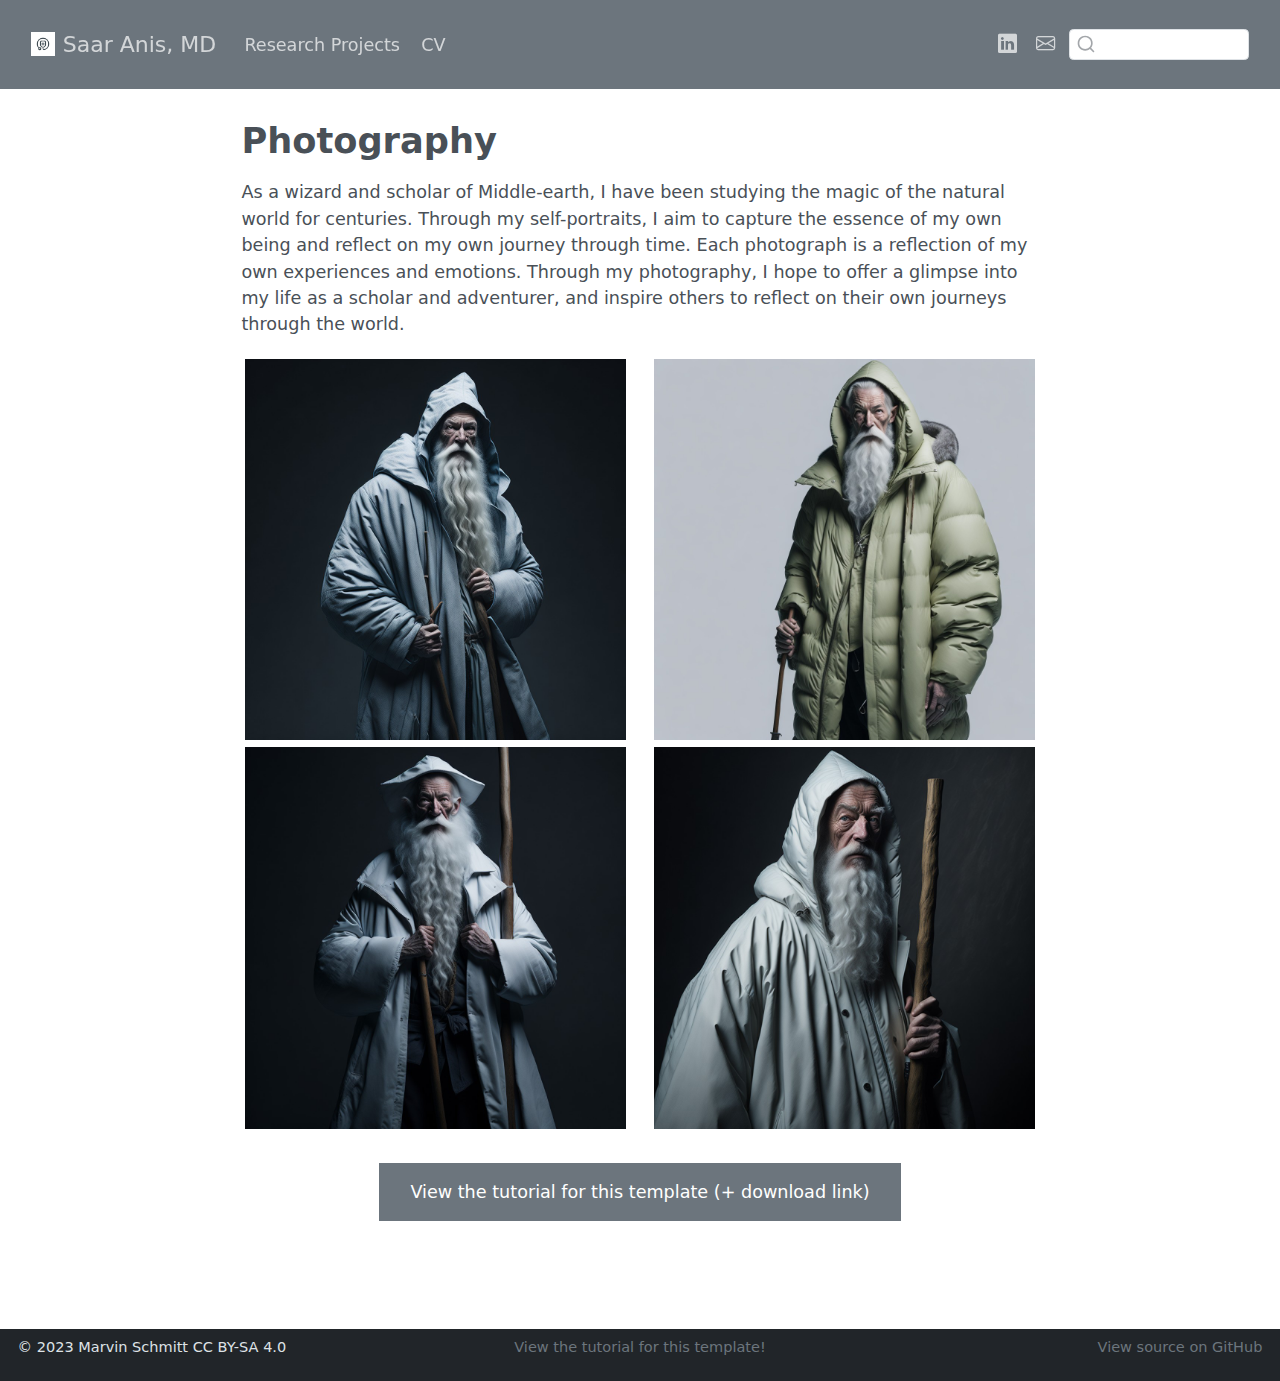
<file: docs/photography/index.html>
<!DOCTYPE html>
<html xmlns="http://www.w3.org/1999/xhtml" lang="en" xml:lang="en"><head>

<meta charset="utf-8">
<meta name="generator" content="quarto-1.5.57">

<meta name="viewport" content="width=device-width, initial-scale=1.0, user-scalable=yes">


<title>Photography – Saar Anis, MD</title>
<style>
code{white-space: pre-wrap;}
span.smallcaps{font-variant: small-caps;}
div.columns{display: flex; gap: min(4vw, 1.5em);}
div.column{flex: auto; overflow-x: auto;}
div.hanging-indent{margin-left: 1.5em; text-indent: -1.5em;}
ul.task-list{list-style: none;}
ul.task-list li input[type="checkbox"] {
  width: 0.8em;
  margin: 0 0.8em 0.2em -1em; /* quarto-specific, see https://github.com/quarto-dev/quarto-cli/issues/4556 */ 
  vertical-align: middle;
}
</style>


<script src="../site_libs/quarto-nav/quarto-nav.js"></script>
<script src="../site_libs/clipboard/clipboard.min.js"></script>
<script src="../site_libs/quarto-search/autocomplete.umd.js"></script>
<script src="../site_libs/quarto-search/fuse.min.js"></script>
<script src="../site_libs/quarto-search/quarto-search.js"></script>
<meta name="quarto:offset" content="../">
<link href="../img/Anis_Saar_1000908.png" rel="icon" type="image/png">
<script src="../site_libs/quarto-html/quarto.js"></script>
<script src="../site_libs/quarto-html/popper.min.js"></script>
<script src="../site_libs/quarto-html/tippy.umd.min.js"></script>
<script src="../site_libs/quarto-html/anchor.min.js"></script>
<link href="../site_libs/quarto-html/tippy.css" rel="stylesheet">
<link href="../site_libs/quarto-html/quarto-syntax-highlighting.css" rel="stylesheet" id="quarto-text-highlighting-styles">
<script src="../site_libs/bootstrap/bootstrap.min.js"></script>
<link href="../site_libs/bootstrap/bootstrap-icons.css" rel="stylesheet">
<link href="../site_libs/bootstrap/bootstrap.min.css" rel="stylesheet" id="quarto-bootstrap" data-mode="light">
<script id="quarto-search-options" type="application/json">{
  "location": "navbar",
  "copy-button": false,
  "collapse-after": 3,
  "panel-placement": "end",
  "type": "textbox",
  "limit": 50,
  "keyboard-shortcut": [
    "f",
    "/",
    "s"
  ],
  "language": {
    "search-no-results-text": "No results",
    "search-matching-documents-text": "matching documents",
    "search-copy-link-title": "Copy link to search",
    "search-hide-matches-text": "Hide additional matches",
    "search-more-match-text": "more match in this document",
    "search-more-matches-text": "more matches in this document",
    "search-clear-button-title": "Clear",
    "search-text-placeholder": "",
    "search-detached-cancel-button-title": "Cancel",
    "search-submit-button-title": "Submit",
    "search-label": "Search"
  }
}</script>


</head>

<body class="nav-fixed fullcontent">

<div id="quarto-search-results"></div>
  <header id="quarto-header" class="headroom fixed-top">
    <nav class="navbar navbar-expand-lg " data-bs-theme="dark">
      <div class="navbar-container container-fluid">
      <div class="navbar-brand-container mx-auto">
    <a href="../index.html" class="navbar-brand navbar-brand-logo">
    <img src="../img/logo.png" alt="" class="navbar-logo">
    </a>
    <a class="navbar-brand" href="../index.html">
    <span class="navbar-title">Saar Anis, MD</span>
    </a>
  </div>
            <div id="quarto-search" class="" title="Search"></div>
          <button class="navbar-toggler" type="button" data-bs-toggle="collapse" data-bs-target="#navbarCollapse" aria-controls="navbarCollapse" role="menu" aria-expanded="false" aria-label="Toggle navigation" onclick="if (window.quartoToggleHeadroom) { window.quartoToggleHeadroom(); }">
  <span class="navbar-toggler-icon"></span>
</button>
          <div class="collapse navbar-collapse" id="navbarCollapse">
            <ul class="navbar-nav navbar-nav-scroll me-auto">
  <li class="nav-item">
    <a class="nav-link" href="../projects/index.html"> 
<span class="menu-text">Research Projects</span></a>
  </li>  
  <li class="nav-item">
    <a class="nav-link" href="../cv/index.html"> 
<span class="menu-text">CV</span></a>
  </li>  
</ul>
            <ul class="navbar-nav navbar-nav-scroll ms-auto">
  <li class="nav-item compact">
    <a class="nav-link" href="https://www.linkedin.com/in/saar-anis-00906a290/"> <i class="bi bi-linkedin" role="img">
</i> 
<span class="menu-text"></span></a>
  </li>  
  <li class="nav-item compact">
    <a class="nav-link" href="mailto:sxa1518@case.edu"> <i class="bi bi-envelope" role="img" aria-label="email">
</i> 
<span class="menu-text"></span></a>
  </li>  
</ul>
          </div> <!-- /navcollapse -->
            <div class="quarto-navbar-tools">
</div>
      </div> <!-- /container-fluid -->
    </nav>
</header>
<!-- content -->
<div id="quarto-content" class="quarto-container page-columns page-rows-contents page-layout-article page-navbar">
<!-- sidebar -->
<!-- margin-sidebar -->
    
<!-- main -->
<main class="content" id="quarto-document-content">

<header id="title-block-header" class="quarto-title-block default">
<div class="quarto-title">
<h1 class="title">Photography</h1>
</div>



<div class="quarto-title-meta">

    
  
    
  </div>
  


</header>


<p>As a wizard and scholar of Middle-earth, I have been studying the magic of the natural world for centuries. Through my self-portraits, I aim to capture the essence of my own being and reflect on my own journey through time. Each photograph is a reflection of my own experiences and emotions. Through my photography, I hope to offer a glimpse into my life as a scholar and adventurer, and inspire others to reflect on their own journeys through the world.</p>
<div>

</div>
<div class="quarto-layout-panel" data-layout-ncol="2">
<div class="quarto-layout-row">
<div class="quarto-layout-cell" style="flex-basis: 50.0%;justify-content: center;">
<p><img src="gandalf_image_1.jpg" class="img-fluid"></p>
</div>
<div class="quarto-layout-cell" style="flex-basis: 50.0%;justify-content: center;">
<p><img src="gandalf_image_2.jpg" class="img-fluid"></p>
</div>
</div>
<div class="quarto-layout-row">
<div class="quarto-layout-cell" style="flex-basis: 50.0%;justify-content: center;">
<p><img src="gandalf_image_3.jpg" class="img-fluid"></p>
</div>
<div class="quarto-layout-cell" style="flex-basis: 50.0%;justify-content: center;">
<p><img src="gandalf_image_4.jpg" class="img-fluid"></p>
</div>
</div>
</div>
<div style="margin: 30px; text-align: center;">
<a class="btn btn-primary" href="https://www.marvinschmitt.com/blog/website-tutorial-quarto/" role="button" target="_blank" style="padding: 15px 30px;">View the tutorial for this template (+ download link)</a>
</div>



</main> <!-- /main -->
<script id="quarto-html-after-body" type="application/javascript">
window.document.addEventListener("DOMContentLoaded", function (event) {
  const toggleBodyColorMode = (bsSheetEl) => {
    const mode = bsSheetEl.getAttribute("data-mode");
    const bodyEl = window.document.querySelector("body");
    if (mode === "dark") {
      bodyEl.classList.add("quarto-dark");
      bodyEl.classList.remove("quarto-light");
    } else {
      bodyEl.classList.add("quarto-light");
      bodyEl.classList.remove("quarto-dark");
    }
  }
  const toggleBodyColorPrimary = () => {
    const bsSheetEl = window.document.querySelector("link#quarto-bootstrap");
    if (bsSheetEl) {
      toggleBodyColorMode(bsSheetEl);
    }
  }
  toggleBodyColorPrimary();  
  const icon = "";
  const anchorJS = new window.AnchorJS();
  anchorJS.options = {
    placement: 'right',
    icon: icon
  };
  anchorJS.add('.anchored');
  const isCodeAnnotation = (el) => {
    for (const clz of el.classList) {
      if (clz.startsWith('code-annotation-')) {                     
        return true;
      }
    }
    return false;
  }
  const onCopySuccess = function(e) {
    // button target
    const button = e.trigger;
    // don't keep focus
    button.blur();
    // flash "checked"
    button.classList.add('code-copy-button-checked');
    var currentTitle = button.getAttribute("title");
    button.setAttribute("title", "Copied!");
    let tooltip;
    if (window.bootstrap) {
      button.setAttribute("data-bs-toggle", "tooltip");
      button.setAttribute("data-bs-placement", "left");
      button.setAttribute("data-bs-title", "Copied!");
      tooltip = new bootstrap.Tooltip(button, 
        { trigger: "manual", 
          customClass: "code-copy-button-tooltip",
          offset: [0, -8]});
      tooltip.show();    
    }
    setTimeout(function() {
      if (tooltip) {
        tooltip.hide();
        button.removeAttribute("data-bs-title");
        button.removeAttribute("data-bs-toggle");
        button.removeAttribute("data-bs-placement");
      }
      button.setAttribute("title", currentTitle);
      button.classList.remove('code-copy-button-checked');
    }, 1000);
    // clear code selection
    e.clearSelection();
  }
  const getTextToCopy = function(trigger) {
      const codeEl = trigger.previousElementSibling.cloneNode(true);
      for (const childEl of codeEl.children) {
        if (isCodeAnnotation(childEl)) {
          childEl.remove();
        }
      }
      return codeEl.innerText;
  }
  const clipboard = new window.ClipboardJS('.code-copy-button:not([data-in-quarto-modal])', {
    text: getTextToCopy
  });
  clipboard.on('success', onCopySuccess);
  if (window.document.getElementById('quarto-embedded-source-code-modal')) {
    // For code content inside modals, clipBoardJS needs to be initialized with a container option
    // TODO: Check when it could be a function (https://github.com/zenorocha/clipboard.js/issues/860)
    const clipboardModal = new window.ClipboardJS('.code-copy-button[data-in-quarto-modal]', {
      text: getTextToCopy,
      container: window.document.getElementById('quarto-embedded-source-code-modal')
    });
    clipboardModal.on('success', onCopySuccess);
  }
    var localhostRegex = new RegExp(/^(?:http|https):\/\/localhost\:?[0-9]*\//);
    var mailtoRegex = new RegExp(/^mailto:/);
      var filterRegex = new RegExp('/' + window.location.host + '/');
    var isInternal = (href) => {
        return filterRegex.test(href) || localhostRegex.test(href) || mailtoRegex.test(href);
    }
    // Inspect non-navigation links and adorn them if external
 	var links = window.document.querySelectorAll('a[href]:not(.nav-link):not(.navbar-brand):not(.toc-action):not(.sidebar-link):not(.sidebar-item-toggle):not(.pagination-link):not(.no-external):not([aria-hidden]):not(.dropdown-item):not(.quarto-navigation-tool):not(.about-link)');
    for (var i=0; i<links.length; i++) {
      const link = links[i];
      if (!isInternal(link.href)) {
        // undo the damage that might have been done by quarto-nav.js in the case of
        // links that we want to consider external
        if (link.dataset.originalHref !== undefined) {
          link.href = link.dataset.originalHref;
        }
      }
    }
  function tippyHover(el, contentFn, onTriggerFn, onUntriggerFn) {
    const config = {
      allowHTML: true,
      maxWidth: 500,
      delay: 100,
      arrow: false,
      appendTo: function(el) {
          return el.parentElement;
      },
      interactive: true,
      interactiveBorder: 10,
      theme: 'quarto',
      placement: 'bottom-start',
    };
    if (contentFn) {
      config.content = contentFn;
    }
    if (onTriggerFn) {
      config.onTrigger = onTriggerFn;
    }
    if (onUntriggerFn) {
      config.onUntrigger = onUntriggerFn;
    }
    window.tippy(el, config); 
  }
  const noterefs = window.document.querySelectorAll('a[role="doc-noteref"]');
  for (var i=0; i<noterefs.length; i++) {
    const ref = noterefs[i];
    tippyHover(ref, function() {
      // use id or data attribute instead here
      let href = ref.getAttribute('data-footnote-href') || ref.getAttribute('href');
      try { href = new URL(href).hash; } catch {}
      const id = href.replace(/^#\/?/, "");
      const note = window.document.getElementById(id);
      if (note) {
        return note.innerHTML;
      } else {
        return "";
      }
    });
  }
  const xrefs = window.document.querySelectorAll('a.quarto-xref');
  const processXRef = (id, note) => {
    // Strip column container classes
    const stripColumnClz = (el) => {
      el.classList.remove("page-full", "page-columns");
      if (el.children) {
        for (const child of el.children) {
          stripColumnClz(child);
        }
      }
    }
    stripColumnClz(note)
    if (id === null || id.startsWith('sec-')) {
      // Special case sections, only their first couple elements
      const container = document.createElement("div");
      if (note.children && note.children.length > 2) {
        container.appendChild(note.children[0].cloneNode(true));
        for (let i = 1; i < note.children.length; i++) {
          const child = note.children[i];
          if (child.tagName === "P" && child.innerText === "") {
            continue;
          } else {
            container.appendChild(child.cloneNode(true));
            break;
          }
        }
        if (window.Quarto?.typesetMath) {
          window.Quarto.typesetMath(container);
        }
        return container.innerHTML
      } else {
        if (window.Quarto?.typesetMath) {
          window.Quarto.typesetMath(note);
        }
        return note.innerHTML;
      }
    } else {
      // Remove any anchor links if they are present
      const anchorLink = note.querySelector('a.anchorjs-link');
      if (anchorLink) {
        anchorLink.remove();
      }
      if (window.Quarto?.typesetMath) {
        window.Quarto.typesetMath(note);
      }
      // TODO in 1.5, we should make sure this works without a callout special case
      if (note.classList.contains("callout")) {
        return note.outerHTML;
      } else {
        return note.innerHTML;
      }
    }
  }
  for (var i=0; i<xrefs.length; i++) {
    const xref = xrefs[i];
    tippyHover(xref, undefined, function(instance) {
      instance.disable();
      let url = xref.getAttribute('href');
      let hash = undefined; 
      if (url.startsWith('#')) {
        hash = url;
      } else {
        try { hash = new URL(url).hash; } catch {}
      }
      if (hash) {
        const id = hash.replace(/^#\/?/, "");
        const note = window.document.getElementById(id);
        if (note !== null) {
          try {
            const html = processXRef(id, note.cloneNode(true));
            instance.setContent(html);
          } finally {
            instance.enable();
            instance.show();
          }
        } else {
          // See if we can fetch this
          fetch(url.split('#')[0])
          .then(res => res.text())
          .then(html => {
            const parser = new DOMParser();
            const htmlDoc = parser.parseFromString(html, "text/html");
            const note = htmlDoc.getElementById(id);
            if (note !== null) {
              const html = processXRef(id, note);
              instance.setContent(html);
            } 
          }).finally(() => {
            instance.enable();
            instance.show();
          });
        }
      } else {
        // See if we can fetch a full url (with no hash to target)
        // This is a special case and we should probably do some content thinning / targeting
        fetch(url)
        .then(res => res.text())
        .then(html => {
          const parser = new DOMParser();
          const htmlDoc = parser.parseFromString(html, "text/html");
          const note = htmlDoc.querySelector('main.content');
          if (note !== null) {
            // This should only happen for chapter cross references
            // (since there is no id in the URL)
            // remove the first header
            if (note.children.length > 0 && note.children[0].tagName === "HEADER") {
              note.children[0].remove();
            }
            const html = processXRef(null, note);
            instance.setContent(html);
          } 
        }).finally(() => {
          instance.enable();
          instance.show();
        });
      }
    }, function(instance) {
    });
  }
      let selectedAnnoteEl;
      const selectorForAnnotation = ( cell, annotation) => {
        let cellAttr = 'data-code-cell="' + cell + '"';
        let lineAttr = 'data-code-annotation="' +  annotation + '"';
        const selector = 'span[' + cellAttr + '][' + lineAttr + ']';
        return selector;
      }
      const selectCodeLines = (annoteEl) => {
        const doc = window.document;
        const targetCell = annoteEl.getAttribute("data-target-cell");
        const targetAnnotation = annoteEl.getAttribute("data-target-annotation");
        const annoteSpan = window.document.querySelector(selectorForAnnotation(targetCell, targetAnnotation));
        const lines = annoteSpan.getAttribute("data-code-lines").split(",");
        const lineIds = lines.map((line) => {
          return targetCell + "-" + line;
        })
        let top = null;
        let height = null;
        let parent = null;
        if (lineIds.length > 0) {
            //compute the position of the single el (top and bottom and make a div)
            const el = window.document.getElementById(lineIds[0]);
            top = el.offsetTop;
            height = el.offsetHeight;
            parent = el.parentElement.parentElement;
          if (lineIds.length > 1) {
            const lastEl = window.document.getElementById(lineIds[lineIds.length - 1]);
            const bottom = lastEl.offsetTop + lastEl.offsetHeight;
            height = bottom - top;
          }
          if (top !== null && height !== null && parent !== null) {
            // cook up a div (if necessary) and position it 
            let div = window.document.getElementById("code-annotation-line-highlight");
            if (div === null) {
              div = window.document.createElement("div");
              div.setAttribute("id", "code-annotation-line-highlight");
              div.style.position = 'absolute';
              parent.appendChild(div);
            }
            div.style.top = top - 2 + "px";
            div.style.height = height + 4 + "px";
            div.style.left = 0;
            let gutterDiv = window.document.getElementById("code-annotation-line-highlight-gutter");
            if (gutterDiv === null) {
              gutterDiv = window.document.createElement("div");
              gutterDiv.setAttribute("id", "code-annotation-line-highlight-gutter");
              gutterDiv.style.position = 'absolute';
              const codeCell = window.document.getElementById(targetCell);
              const gutter = codeCell.querySelector('.code-annotation-gutter');
              gutter.appendChild(gutterDiv);
            }
            gutterDiv.style.top = top - 2 + "px";
            gutterDiv.style.height = height + 4 + "px";
          }
          selectedAnnoteEl = annoteEl;
        }
      };
      const unselectCodeLines = () => {
        const elementsIds = ["code-annotation-line-highlight", "code-annotation-line-highlight-gutter"];
        elementsIds.forEach((elId) => {
          const div = window.document.getElementById(elId);
          if (div) {
            div.remove();
          }
        });
        selectedAnnoteEl = undefined;
      };
        // Handle positioning of the toggle
    window.addEventListener(
      "resize",
      throttle(() => {
        elRect = undefined;
        if (selectedAnnoteEl) {
          selectCodeLines(selectedAnnoteEl);
        }
      }, 10)
    );
    function throttle(fn, ms) {
    let throttle = false;
    let timer;
      return (...args) => {
        if(!throttle) { // first call gets through
            fn.apply(this, args);
            throttle = true;
        } else { // all the others get throttled
            if(timer) clearTimeout(timer); // cancel #2
            timer = setTimeout(() => {
              fn.apply(this, args);
              timer = throttle = false;
            }, ms);
        }
      };
    }
      // Attach click handler to the DT
      const annoteDls = window.document.querySelectorAll('dt[data-target-cell]');
      for (const annoteDlNode of annoteDls) {
        annoteDlNode.addEventListener('click', (event) => {
          const clickedEl = event.target;
          if (clickedEl !== selectedAnnoteEl) {
            unselectCodeLines();
            const activeEl = window.document.querySelector('dt[data-target-cell].code-annotation-active');
            if (activeEl) {
              activeEl.classList.remove('code-annotation-active');
            }
            selectCodeLines(clickedEl);
            clickedEl.classList.add('code-annotation-active');
          } else {
            // Unselect the line
            unselectCodeLines();
            clickedEl.classList.remove('code-annotation-active');
          }
        });
      }
  const findCites = (el) => {
    const parentEl = el.parentElement;
    if (parentEl) {
      const cites = parentEl.dataset.cites;
      if (cites) {
        return {
          el,
          cites: cites.split(' ')
        };
      } else {
        return findCites(el.parentElement)
      }
    } else {
      return undefined;
    }
  };
  var bibliorefs = window.document.querySelectorAll('a[role="doc-biblioref"]');
  for (var i=0; i<bibliorefs.length; i++) {
    const ref = bibliorefs[i];
    const citeInfo = findCites(ref);
    if (citeInfo) {
      tippyHover(citeInfo.el, function() {
        var popup = window.document.createElement('div');
        citeInfo.cites.forEach(function(cite) {
          var citeDiv = window.document.createElement('div');
          citeDiv.classList.add('hanging-indent');
          citeDiv.classList.add('csl-entry');
          var biblioDiv = window.document.getElementById('ref-' + cite);
          if (biblioDiv) {
            citeDiv.innerHTML = biblioDiv.innerHTML;
          }
          popup.appendChild(citeDiv);
        });
        return popup.innerHTML;
      });
    }
  }
});
</script>
</div> <!-- /content -->
<footer class="footer">
  <div class="nav-footer">
    <div class="nav-footer-left">
<p><span class="faux-block">© 2023 Marvin Schmitt CC BY-SA 4.0</span></p>
</div>   
    <div class="nav-footer-center">
<p><span class="faux-block"><a href="https://www.marvinschmitt.com/blog/website-tutorial-quarto/">View the tutorial for this template!</a></span></p>
</div>
    <div class="nav-footer-right">
<p><span class="faux-block"><a href="https://github.com/marvinschmitt/quarto-website-template/">View source on GitHub</a></span></p>
</div>
  </div>
</footer>




</body></html>
</file>
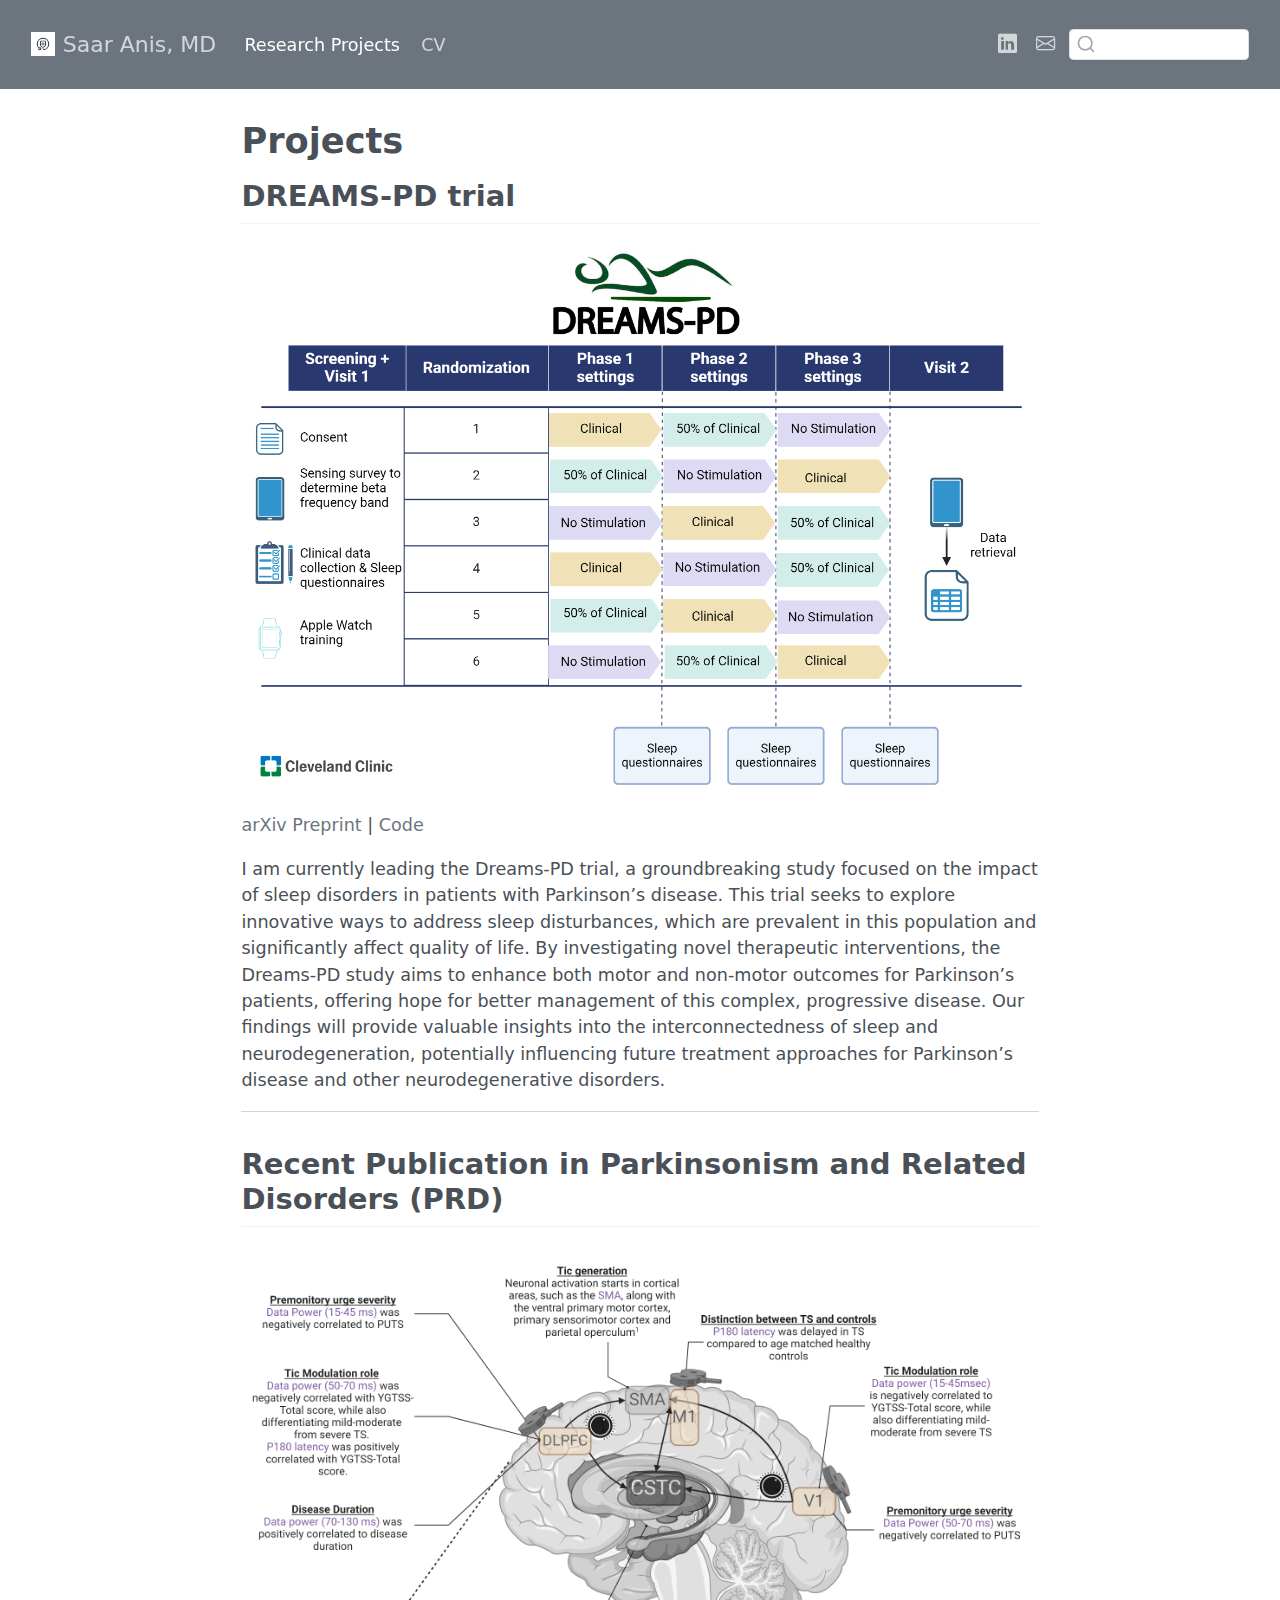
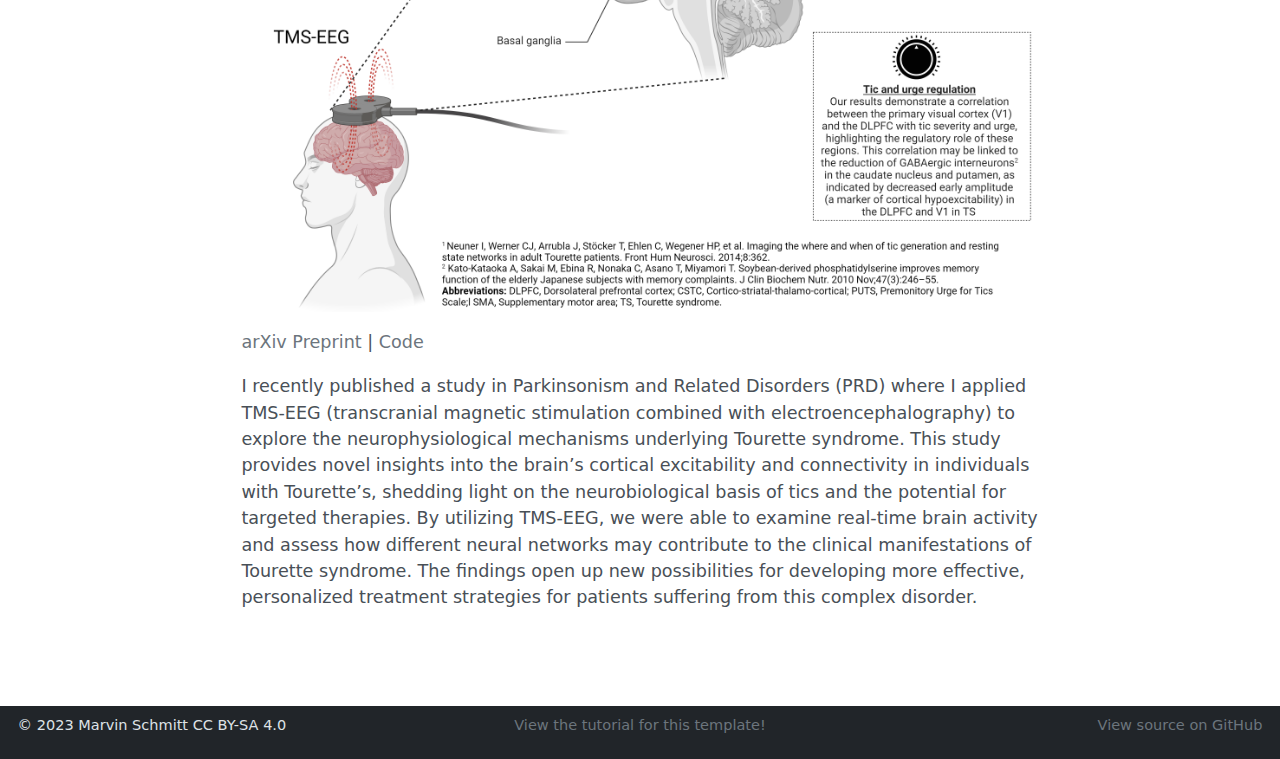
<file: docs/projects/index.html>
<!DOCTYPE html>
<html xmlns="http://www.w3.org/1999/xhtml" lang="en" xml:lang="en"><head>

<meta charset="utf-8">
<meta name="generator" content="quarto-1.5.57">

<meta name="viewport" content="width=device-width, initial-scale=1.0, user-scalable=yes">


<title>Projects – Saar Anis, MD</title>
<style>
code{white-space: pre-wrap;}
span.smallcaps{font-variant: small-caps;}
div.columns{display: flex; gap: min(4vw, 1.5em);}
div.column{flex: auto; overflow-x: auto;}
div.hanging-indent{margin-left: 1.5em; text-indent: -1.5em;}
ul.task-list{list-style: none;}
ul.task-list li input[type="checkbox"] {
  width: 0.8em;
  margin: 0 0.8em 0.2em -1em; /* quarto-specific, see https://github.com/quarto-dev/quarto-cli/issues/4556 */ 
  vertical-align: middle;
}
</style>


<script src="../site_libs/quarto-nav/quarto-nav.js"></script>
<script src="../site_libs/clipboard/clipboard.min.js"></script>
<script src="../site_libs/quarto-search/autocomplete.umd.js"></script>
<script src="../site_libs/quarto-search/fuse.min.js"></script>
<script src="../site_libs/quarto-search/quarto-search.js"></script>
<meta name="quarto:offset" content="../">
<link href="../img/Anis_Saar_1000908.png" rel="icon" type="image/png">
<script src="../site_libs/quarto-html/quarto.js"></script>
<script src="../site_libs/quarto-html/popper.min.js"></script>
<script src="../site_libs/quarto-html/tippy.umd.min.js"></script>
<script src="../site_libs/quarto-html/anchor.min.js"></script>
<link href="../site_libs/quarto-html/tippy.css" rel="stylesheet">
<link href="../site_libs/quarto-html/quarto-syntax-highlighting.css" rel="stylesheet" id="quarto-text-highlighting-styles">
<script src="../site_libs/bootstrap/bootstrap.min.js"></script>
<link href="../site_libs/bootstrap/bootstrap-icons.css" rel="stylesheet">
<link href="../site_libs/bootstrap/bootstrap.min.css" rel="stylesheet" id="quarto-bootstrap" data-mode="light">
<script id="quarto-search-options" type="application/json">{
  "location": "navbar",
  "copy-button": false,
  "collapse-after": 3,
  "panel-placement": "end",
  "type": "textbox",
  "limit": 50,
  "keyboard-shortcut": [
    "f",
    "/",
    "s"
  ],
  "language": {
    "search-no-results-text": "No results",
    "search-matching-documents-text": "matching documents",
    "search-copy-link-title": "Copy link to search",
    "search-hide-matches-text": "Hide additional matches",
    "search-more-match-text": "more match in this document",
    "search-more-matches-text": "more matches in this document",
    "search-clear-button-title": "Clear",
    "search-text-placeholder": "",
    "search-detached-cancel-button-title": "Cancel",
    "search-submit-button-title": "Submit",
    "search-label": "Search"
  }
}</script>


</head>

<body class="nav-fixed fullcontent">

<div id="quarto-search-results"></div>
  <header id="quarto-header" class="headroom fixed-top">
    <nav class="navbar navbar-expand-lg " data-bs-theme="dark">
      <div class="navbar-container container-fluid">
      <div class="navbar-brand-container mx-auto">
    <a href="../index.html" class="navbar-brand navbar-brand-logo">
    <img src="../img/logo.png" alt="" class="navbar-logo">
    </a>
    <a class="navbar-brand" href="../index.html">
    <span class="navbar-title">Saar Anis, MD</span>
    </a>
  </div>
            <div id="quarto-search" class="" title="Search"></div>
          <button class="navbar-toggler" type="button" data-bs-toggle="collapse" data-bs-target="#navbarCollapse" aria-controls="navbarCollapse" role="menu" aria-expanded="false" aria-label="Toggle navigation" onclick="if (window.quartoToggleHeadroom) { window.quartoToggleHeadroom(); }">
  <span class="navbar-toggler-icon"></span>
</button>
          <div class="collapse navbar-collapse" id="navbarCollapse">
            <ul class="navbar-nav navbar-nav-scroll me-auto">
  <li class="nav-item">
    <a class="nav-link active" href="../projects/index.html" aria-current="page"> 
<span class="menu-text">Research Projects</span></a>
  </li>  
  <li class="nav-item">
    <a class="nav-link" href="../cv/index.html"> 
<span class="menu-text">CV</span></a>
  </li>  
</ul>
            <ul class="navbar-nav navbar-nav-scroll ms-auto">
  <li class="nav-item compact">
    <a class="nav-link" href="https://www.linkedin.com/in/saar-anis-00906a290/"> <i class="bi bi-linkedin" role="img">
</i> 
<span class="menu-text"></span></a>
  </li>  
  <li class="nav-item compact">
    <a class="nav-link" href="mailto:sxa1518@case.edu"> <i class="bi bi-envelope" role="img" aria-label="email">
</i> 
<span class="menu-text"></span></a>
  </li>  
</ul>
          </div> <!-- /navcollapse -->
            <div class="quarto-navbar-tools">
</div>
      </div> <!-- /container-fluid -->
    </nav>
</header>
<!-- content -->
<div id="quarto-content" class="quarto-container page-columns page-rows-contents page-layout-article page-navbar">
<!-- sidebar -->
<!-- margin-sidebar -->
    
<!-- main -->
<main class="content" id="quarto-document-content">

<header id="title-block-header" class="quarto-title-block default">
<div class="quarto-title">
<h1 class="title">Projects</h1>
</div>



<div class="quarto-title-meta">

    
  
    
  </div>
  


</header>


<section id="dreams-pd-trial" class="level2">
<h2 class="anchored" data-anchor-id="dreams-pd-trial">DREAMS-PD trial</h2>
<p><img src="APDA.png" style="height: 100%; width: 100%; object-fit: contain" onclick="window.open('https://arxiv.org/abs/2210.07278', 'blank');"></p>
<p><a href="https://arxiv.org/abs/2210.07278" target="_blank">arXiv Preprint</a> | <a href="https://github.com/marvinschmitt/MetaUncertaintyPaper" target="_blank">Code</a><br></p>
<p>I am currently leading the Dreams-PD trial, a groundbreaking study focused on the impact of sleep disorders in patients with Parkinson’s disease. This trial seeks to explore innovative ways to address sleep disturbances, which are prevalent in this population and significantly affect quality of life. By investigating novel therapeutic interventions, the Dreams-PD study aims to enhance both motor and non-motor outcomes for Parkinson’s patients, offering hope for better management of this complex, progressive disease. Our findings will provide valuable insights into the interconnectedness of sleep and neurodegeneration, potentially influencing future treatment approaches for Parkinson’s disease and other neurodegenerative disorders.</p>
<hr>
</section>
<section id="recent-publication-in-parkinsonism-and-related-disorders-prd" class="level2">
<h2 class="anchored" data-anchor-id="recent-publication-in-parkinsonism-and-related-disorders-prd">Recent Publication in Parkinsonism and Related Disorders (PRD)</h2>
<p><img src="TS.png" style="height: 100%; width: 100%; object-fit: contain" onclick="window.open('https://arxiv.org/abs/2112.08866', 'blank');"></p>
<p><a href="https://arxiv.org/abs/2112.08866" target="_blank">arXiv Preprint</a> | <a href="https://github.com/marvinschmitt/ModelMisspecificationBF" target="_blank">Code</a><br></p>
<p>I recently published a study in Parkinsonism and Related Disorders (PRD) where I applied TMS-EEG (transcranial magnetic stimulation combined with electroencephalography) to explore the neurophysiological mechanisms underlying Tourette syndrome. This study provides novel insights into the brain’s cortical excitability and connectivity in individuals with Tourette’s, shedding light on the neurobiological basis of tics and the potential for targeted therapies. By utilizing TMS-EEG, we were able to examine real-time brain activity and assess how different neural networks may contribute to the clinical manifestations of Tourette syndrome. The findings open up new possibilities for developing more effective, personalized treatment strategies for patients suffering from this complex disorder.</p>


</section>

</main> <!-- /main -->
<script id="quarto-html-after-body" type="application/javascript">
window.document.addEventListener("DOMContentLoaded", function (event) {
  const toggleBodyColorMode = (bsSheetEl) => {
    const mode = bsSheetEl.getAttribute("data-mode");
    const bodyEl = window.document.querySelector("body");
    if (mode === "dark") {
      bodyEl.classList.add("quarto-dark");
      bodyEl.classList.remove("quarto-light");
    } else {
      bodyEl.classList.add("quarto-light");
      bodyEl.classList.remove("quarto-dark");
    }
  }
  const toggleBodyColorPrimary = () => {
    const bsSheetEl = window.document.querySelector("link#quarto-bootstrap");
    if (bsSheetEl) {
      toggleBodyColorMode(bsSheetEl);
    }
  }
  toggleBodyColorPrimary();  
  const icon = "";
  const anchorJS = new window.AnchorJS();
  anchorJS.options = {
    placement: 'right',
    icon: icon
  };
  anchorJS.add('.anchored');
  const isCodeAnnotation = (el) => {
    for (const clz of el.classList) {
      if (clz.startsWith('code-annotation-')) {                     
        return true;
      }
    }
    return false;
  }
  const onCopySuccess = function(e) {
    // button target
    const button = e.trigger;
    // don't keep focus
    button.blur();
    // flash "checked"
    button.classList.add('code-copy-button-checked');
    var currentTitle = button.getAttribute("title");
    button.setAttribute("title", "Copied!");
    let tooltip;
    if (window.bootstrap) {
      button.setAttribute("data-bs-toggle", "tooltip");
      button.setAttribute("data-bs-placement", "left");
      button.setAttribute("data-bs-title", "Copied!");
      tooltip = new bootstrap.Tooltip(button, 
        { trigger: "manual", 
          customClass: "code-copy-button-tooltip",
          offset: [0, -8]});
      tooltip.show();    
    }
    setTimeout(function() {
      if (tooltip) {
        tooltip.hide();
        button.removeAttribute("data-bs-title");
        button.removeAttribute("data-bs-toggle");
        button.removeAttribute("data-bs-placement");
      }
      button.setAttribute("title", currentTitle);
      button.classList.remove('code-copy-button-checked');
    }, 1000);
    // clear code selection
    e.clearSelection();
  }
  const getTextToCopy = function(trigger) {
      const codeEl = trigger.previousElementSibling.cloneNode(true);
      for (const childEl of codeEl.children) {
        if (isCodeAnnotation(childEl)) {
          childEl.remove();
        }
      }
      return codeEl.innerText;
  }
  const clipboard = new window.ClipboardJS('.code-copy-button:not([data-in-quarto-modal])', {
    text: getTextToCopy
  });
  clipboard.on('success', onCopySuccess);
  if (window.document.getElementById('quarto-embedded-source-code-modal')) {
    // For code content inside modals, clipBoardJS needs to be initialized with a container option
    // TODO: Check when it could be a function (https://github.com/zenorocha/clipboard.js/issues/860)
    const clipboardModal = new window.ClipboardJS('.code-copy-button[data-in-quarto-modal]', {
      text: getTextToCopy,
      container: window.document.getElementById('quarto-embedded-source-code-modal')
    });
    clipboardModal.on('success', onCopySuccess);
  }
    var localhostRegex = new RegExp(/^(?:http|https):\/\/localhost\:?[0-9]*\//);
    var mailtoRegex = new RegExp(/^mailto:/);
      var filterRegex = new RegExp('/' + window.location.host + '/');
    var isInternal = (href) => {
        return filterRegex.test(href) || localhostRegex.test(href) || mailtoRegex.test(href);
    }
    // Inspect non-navigation links and adorn them if external
 	var links = window.document.querySelectorAll('a[href]:not(.nav-link):not(.navbar-brand):not(.toc-action):not(.sidebar-link):not(.sidebar-item-toggle):not(.pagination-link):not(.no-external):not([aria-hidden]):not(.dropdown-item):not(.quarto-navigation-tool):not(.about-link)');
    for (var i=0; i<links.length; i++) {
      const link = links[i];
      if (!isInternal(link.href)) {
        // undo the damage that might have been done by quarto-nav.js in the case of
        // links that we want to consider external
        if (link.dataset.originalHref !== undefined) {
          link.href = link.dataset.originalHref;
        }
      }
    }
  function tippyHover(el, contentFn, onTriggerFn, onUntriggerFn) {
    const config = {
      allowHTML: true,
      maxWidth: 500,
      delay: 100,
      arrow: false,
      appendTo: function(el) {
          return el.parentElement;
      },
      interactive: true,
      interactiveBorder: 10,
      theme: 'quarto',
      placement: 'bottom-start',
    };
    if (contentFn) {
      config.content = contentFn;
    }
    if (onTriggerFn) {
      config.onTrigger = onTriggerFn;
    }
    if (onUntriggerFn) {
      config.onUntrigger = onUntriggerFn;
    }
    window.tippy(el, config); 
  }
  const noterefs = window.document.querySelectorAll('a[role="doc-noteref"]');
  for (var i=0; i<noterefs.length; i++) {
    const ref = noterefs[i];
    tippyHover(ref, function() {
      // use id or data attribute instead here
      let href = ref.getAttribute('data-footnote-href') || ref.getAttribute('href');
      try { href = new URL(href).hash; } catch {}
      const id = href.replace(/^#\/?/, "");
      const note = window.document.getElementById(id);
      if (note) {
        return note.innerHTML;
      } else {
        return "";
      }
    });
  }
  const xrefs = window.document.querySelectorAll('a.quarto-xref');
  const processXRef = (id, note) => {
    // Strip column container classes
    const stripColumnClz = (el) => {
      el.classList.remove("page-full", "page-columns");
      if (el.children) {
        for (const child of el.children) {
          stripColumnClz(child);
        }
      }
    }
    stripColumnClz(note)
    if (id === null || id.startsWith('sec-')) {
      // Special case sections, only their first couple elements
      const container = document.createElement("div");
      if (note.children && note.children.length > 2) {
        container.appendChild(note.children[0].cloneNode(true));
        for (let i = 1; i < note.children.length; i++) {
          const child = note.children[i];
          if (child.tagName === "P" && child.innerText === "") {
            continue;
          } else {
            container.appendChild(child.cloneNode(true));
            break;
          }
        }
        if (window.Quarto?.typesetMath) {
          window.Quarto.typesetMath(container);
        }
        return container.innerHTML
      } else {
        if (window.Quarto?.typesetMath) {
          window.Quarto.typesetMath(note);
        }
        return note.innerHTML;
      }
    } else {
      // Remove any anchor links if they are present
      const anchorLink = note.querySelector('a.anchorjs-link');
      if (anchorLink) {
        anchorLink.remove();
      }
      if (window.Quarto?.typesetMath) {
        window.Quarto.typesetMath(note);
      }
      // TODO in 1.5, we should make sure this works without a callout special case
      if (note.classList.contains("callout")) {
        return note.outerHTML;
      } else {
        return note.innerHTML;
      }
    }
  }
  for (var i=0; i<xrefs.length; i++) {
    const xref = xrefs[i];
    tippyHover(xref, undefined, function(instance) {
      instance.disable();
      let url = xref.getAttribute('href');
      let hash = undefined; 
      if (url.startsWith('#')) {
        hash = url;
      } else {
        try { hash = new URL(url).hash; } catch {}
      }
      if (hash) {
        const id = hash.replace(/^#\/?/, "");
        const note = window.document.getElementById(id);
        if (note !== null) {
          try {
            const html = processXRef(id, note.cloneNode(true));
            instance.setContent(html);
          } finally {
            instance.enable();
            instance.show();
          }
        } else {
          // See if we can fetch this
          fetch(url.split('#')[0])
          .then(res => res.text())
          .then(html => {
            const parser = new DOMParser();
            const htmlDoc = parser.parseFromString(html, "text/html");
            const note = htmlDoc.getElementById(id);
            if (note !== null) {
              const html = processXRef(id, note);
              instance.setContent(html);
            } 
          }).finally(() => {
            instance.enable();
            instance.show();
          });
        }
      } else {
        // See if we can fetch a full url (with no hash to target)
        // This is a special case and we should probably do some content thinning / targeting
        fetch(url)
        .then(res => res.text())
        .then(html => {
          const parser = new DOMParser();
          const htmlDoc = parser.parseFromString(html, "text/html");
          const note = htmlDoc.querySelector('main.content');
          if (note !== null) {
            // This should only happen for chapter cross references
            // (since there is no id in the URL)
            // remove the first header
            if (note.children.length > 0 && note.children[0].tagName === "HEADER") {
              note.children[0].remove();
            }
            const html = processXRef(null, note);
            instance.setContent(html);
          } 
        }).finally(() => {
          instance.enable();
          instance.show();
        });
      }
    }, function(instance) {
    });
  }
      let selectedAnnoteEl;
      const selectorForAnnotation = ( cell, annotation) => {
        let cellAttr = 'data-code-cell="' + cell + '"';
        let lineAttr = 'data-code-annotation="' +  annotation + '"';
        const selector = 'span[' + cellAttr + '][' + lineAttr + ']';
        return selector;
      }
      const selectCodeLines = (annoteEl) => {
        const doc = window.document;
        const targetCell = annoteEl.getAttribute("data-target-cell");
        const targetAnnotation = annoteEl.getAttribute("data-target-annotation");
        const annoteSpan = window.document.querySelector(selectorForAnnotation(targetCell, targetAnnotation));
        const lines = annoteSpan.getAttribute("data-code-lines").split(",");
        const lineIds = lines.map((line) => {
          return targetCell + "-" + line;
        })
        let top = null;
        let height = null;
        let parent = null;
        if (lineIds.length > 0) {
            //compute the position of the single el (top and bottom and make a div)
            const el = window.document.getElementById(lineIds[0]);
            top = el.offsetTop;
            height = el.offsetHeight;
            parent = el.parentElement.parentElement;
          if (lineIds.length > 1) {
            const lastEl = window.document.getElementById(lineIds[lineIds.length - 1]);
            const bottom = lastEl.offsetTop + lastEl.offsetHeight;
            height = bottom - top;
          }
          if (top !== null && height !== null && parent !== null) {
            // cook up a div (if necessary) and position it 
            let div = window.document.getElementById("code-annotation-line-highlight");
            if (div === null) {
              div = window.document.createElement("div");
              div.setAttribute("id", "code-annotation-line-highlight");
              div.style.position = 'absolute';
              parent.appendChild(div);
            }
            div.style.top = top - 2 + "px";
            div.style.height = height + 4 + "px";
            div.style.left = 0;
            let gutterDiv = window.document.getElementById("code-annotation-line-highlight-gutter");
            if (gutterDiv === null) {
              gutterDiv = window.document.createElement("div");
              gutterDiv.setAttribute("id", "code-annotation-line-highlight-gutter");
              gutterDiv.style.position = 'absolute';
              const codeCell = window.document.getElementById(targetCell);
              const gutter = codeCell.querySelector('.code-annotation-gutter');
              gutter.appendChild(gutterDiv);
            }
            gutterDiv.style.top = top - 2 + "px";
            gutterDiv.style.height = height + 4 + "px";
          }
          selectedAnnoteEl = annoteEl;
        }
      };
      const unselectCodeLines = () => {
        const elementsIds = ["code-annotation-line-highlight", "code-annotation-line-highlight-gutter"];
        elementsIds.forEach((elId) => {
          const div = window.document.getElementById(elId);
          if (div) {
            div.remove();
          }
        });
        selectedAnnoteEl = undefined;
      };
        // Handle positioning of the toggle
    window.addEventListener(
      "resize",
      throttle(() => {
        elRect = undefined;
        if (selectedAnnoteEl) {
          selectCodeLines(selectedAnnoteEl);
        }
      }, 10)
    );
    function throttle(fn, ms) {
    let throttle = false;
    let timer;
      return (...args) => {
        if(!throttle) { // first call gets through
            fn.apply(this, args);
            throttle = true;
        } else { // all the others get throttled
            if(timer) clearTimeout(timer); // cancel #2
            timer = setTimeout(() => {
              fn.apply(this, args);
              timer = throttle = false;
            }, ms);
        }
      };
    }
      // Attach click handler to the DT
      const annoteDls = window.document.querySelectorAll('dt[data-target-cell]');
      for (const annoteDlNode of annoteDls) {
        annoteDlNode.addEventListener('click', (event) => {
          const clickedEl = event.target;
          if (clickedEl !== selectedAnnoteEl) {
            unselectCodeLines();
            const activeEl = window.document.querySelector('dt[data-target-cell].code-annotation-active');
            if (activeEl) {
              activeEl.classList.remove('code-annotation-active');
            }
            selectCodeLines(clickedEl);
            clickedEl.classList.add('code-annotation-active');
          } else {
            // Unselect the line
            unselectCodeLines();
            clickedEl.classList.remove('code-annotation-active');
          }
        });
      }
  const findCites = (el) => {
    const parentEl = el.parentElement;
    if (parentEl) {
      const cites = parentEl.dataset.cites;
      if (cites) {
        return {
          el,
          cites: cites.split(' ')
        };
      } else {
        return findCites(el.parentElement)
      }
    } else {
      return undefined;
    }
  };
  var bibliorefs = window.document.querySelectorAll('a[role="doc-biblioref"]');
  for (var i=0; i<bibliorefs.length; i++) {
    const ref = bibliorefs[i];
    const citeInfo = findCites(ref);
    if (citeInfo) {
      tippyHover(citeInfo.el, function() {
        var popup = window.document.createElement('div');
        citeInfo.cites.forEach(function(cite) {
          var citeDiv = window.document.createElement('div');
          citeDiv.classList.add('hanging-indent');
          citeDiv.classList.add('csl-entry');
          var biblioDiv = window.document.getElementById('ref-' + cite);
          if (biblioDiv) {
            citeDiv.innerHTML = biblioDiv.innerHTML;
          }
          popup.appendChild(citeDiv);
        });
        return popup.innerHTML;
      });
    }
  }
});
</script>
</div> <!-- /content -->
<footer class="footer">
  <div class="nav-footer">
    <div class="nav-footer-left">
<p><span class="faux-block">© 2023 Marvin Schmitt CC BY-SA 4.0</span></p>
</div>   
    <div class="nav-footer-center">
<p><span class="faux-block"><a href="https://www.marvinschmitt.com/blog/website-tutorial-quarto/">View the tutorial for this template!</a></span></p>
</div>
    <div class="nav-footer-right">
<p><span class="faux-block"><a href="https://github.com/marvinschmitt/quarto-website-template/">View source on GitHub</a></span></p>
</div>
  </div>
</footer>




</body></html>
</file>
<file: docs/site_libs/quarto-html/tippy.css>
.tippy-box[data-animation=fade][data-state=hidden]{opacity:0}[data-tippy-root]{max-width:calc(100vw - 10px)}.tippy-box{position:relative;background-color:#333;color:#fff;border-radius:4px;font-size:14px;line-height:1.4;white-space:normal;outline:0;transition-property:transform,visibility,opacity}.tippy-box[data-placement^=top]>.tippy-arrow{bottom:0}.tippy-box[data-placement^=top]>.tippy-arrow:before{bottom:-7px;left:0;border-width:8px 8px 0;border-top-color:initial;transform-origin:center top}.tippy-box[data-placement^=bottom]>.tippy-arrow{top:0}.tippy-box[data-placement^=bottom]>.tippy-arrow:before{top:-7px;left:0;border-width:0 8px 8px;border-bottom-color:initial;transform-origin:center bottom}.tippy-box[data-placement^=left]>.tippy-arrow{right:0}.tippy-box[data-placement^=left]>.tippy-arrow:before{border-width:8px 0 8px 8px;border-left-color:initial;right:-7px;transform-origin:center left}.tippy-box[data-placement^=right]>.tippy-arrow{left:0}.tippy-box[data-placement^=right]>.tippy-arrow:before{left:-7px;border-width:8px 8px 8px 0;border-right-color:initial;transform-origin:center right}.tippy-box[data-inertia][data-state=visible]{transition-timing-function:cubic-bezier(.54,1.5,.38,1.11)}.tippy-arrow{width:16px;height:16px;color:#333}.tippy-arrow:before{content:"";position:absolute;border-color:transparent;border-style:solid}.tippy-content{position:relative;padding:5px 9px;z-index:1}
</file>
<file: docs/site_libs/quarto-html/quarto-syntax-highlighting.css>
/* quarto syntax highlight colors */
:root {
  --quarto-hl-ot-color: #003B4F;
  --quarto-hl-at-color: #657422;
  --quarto-hl-ss-color: #20794D;
  --quarto-hl-an-color: #5E5E5E;
  --quarto-hl-fu-color: #4758AB;
  --quarto-hl-st-color: #20794D;
  --quarto-hl-cf-color: #003B4F;
  --quarto-hl-op-color: #5E5E5E;
  --quarto-hl-er-color: #AD0000;
  --quarto-hl-bn-color: #AD0000;
  --quarto-hl-al-color: #AD0000;
  --quarto-hl-va-color: #111111;
  --quarto-hl-bu-color: inherit;
  --quarto-hl-ex-color: inherit;
  --quarto-hl-pp-color: #AD0000;
  --quarto-hl-in-color: #5E5E5E;
  --quarto-hl-vs-color: #20794D;
  --quarto-hl-wa-color: #5E5E5E;
  --quarto-hl-do-color: #5E5E5E;
  --quarto-hl-im-color: #00769E;
  --quarto-hl-ch-color: #20794D;
  --quarto-hl-dt-color: #AD0000;
  --quarto-hl-fl-color: #AD0000;
  --quarto-hl-co-color: #5E5E5E;
  --quarto-hl-cv-color: #5E5E5E;
  --quarto-hl-cn-color: #8f5902;
  --quarto-hl-sc-color: #5E5E5E;
  --quarto-hl-dv-color: #AD0000;
  --quarto-hl-kw-color: #003B4F;
}

/* other quarto variables */
:root {
  --quarto-font-monospace: SFMono-Regular, Menlo, Monaco, Consolas, "Liberation Mono", "Courier New", monospace;
}

pre > code.sourceCode > span {
  color: #003B4F;
}

code span {
  color: #003B4F;
}

code.sourceCode > span {
  color: #003B4F;
}

div.sourceCode,
div.sourceCode pre.sourceCode {
  color: #003B4F;
}

code span.ot {
  color: #003B4F;
  font-style: inherit;
}

code span.at {
  color: #657422;
  font-style: inherit;
}

code span.ss {
  color: #20794D;
  font-style: inherit;
}

code span.an {
  color: #5E5E5E;
  font-style: inherit;
}

code span.fu {
  color: #4758AB;
  font-style: inherit;
}

code span.st {
  color: #20794D;
  font-style: inherit;
}

code span.cf {
  color: #003B4F;
  font-weight: bold;
  font-style: inherit;
}

code span.op {
  color: #5E5E5E;
  font-style: inherit;
}

code span.er {
  color: #AD0000;
  font-style: inherit;
}

code span.bn {
  color: #AD0000;
  font-style: inherit;
}

code span.al {
  color: #AD0000;
  font-style: inherit;
}

code span.va {
  color: #111111;
  font-style: inherit;
}

code span.bu {
  font-style: inherit;
}

code span.ex {
  font-style: inherit;
}

code span.pp {
  color: #AD0000;
  font-style: inherit;
}

code span.in {
  color: #5E5E5E;
  font-style: inherit;
}

code span.vs {
  color: #20794D;
  font-style: inherit;
}

code span.wa {
  color: #5E5E5E;
  font-style: italic;
}

code span.do {
  color: #5E5E5E;
  font-style: italic;
}

code span.im {
  color: #00769E;
  font-style: inherit;
}

code span.ch {
  color: #20794D;
  font-style: inherit;
}

code span.dt {
  color: #AD0000;
  font-style: inherit;
}

code span.fl {
  color: #AD0000;
  font-style: inherit;
}

code span.co {
  color: #5E5E5E;
  font-style: inherit;
}

code span.cv {
  color: #5E5E5E;
  font-style: italic;
}

code span.cn {
  color: #8f5902;
  font-style: inherit;
}

code span.sc {
  color: #5E5E5E;
  font-style: inherit;
}

code span.dv {
  color: #AD0000;
  font-style: inherit;
}

code span.kw {
  color: #003B4F;
  font-weight: bold;
  font-style: inherit;
}

.prevent-inlining {
  content: "</";
}

/*# sourceMappingURL=debc5d5d77c3f9108843748ff7464032.css.map */
</file>
